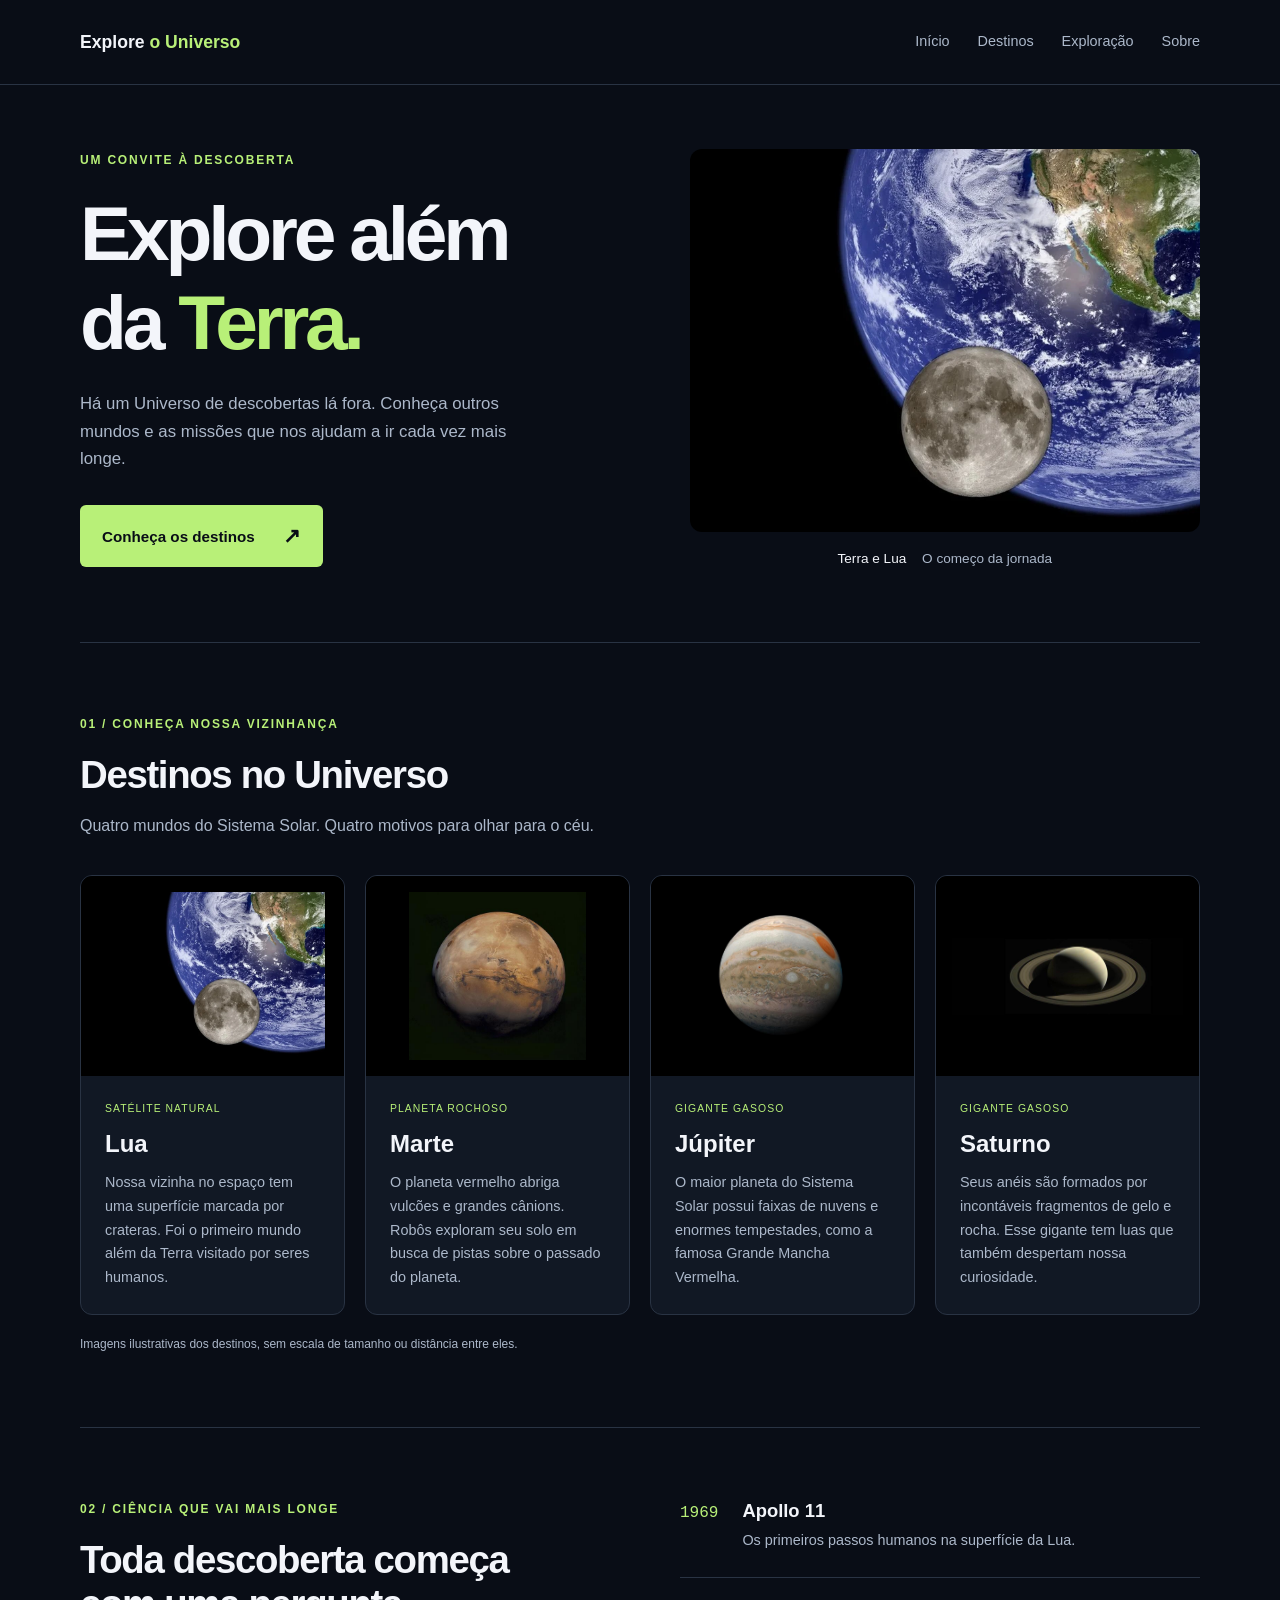
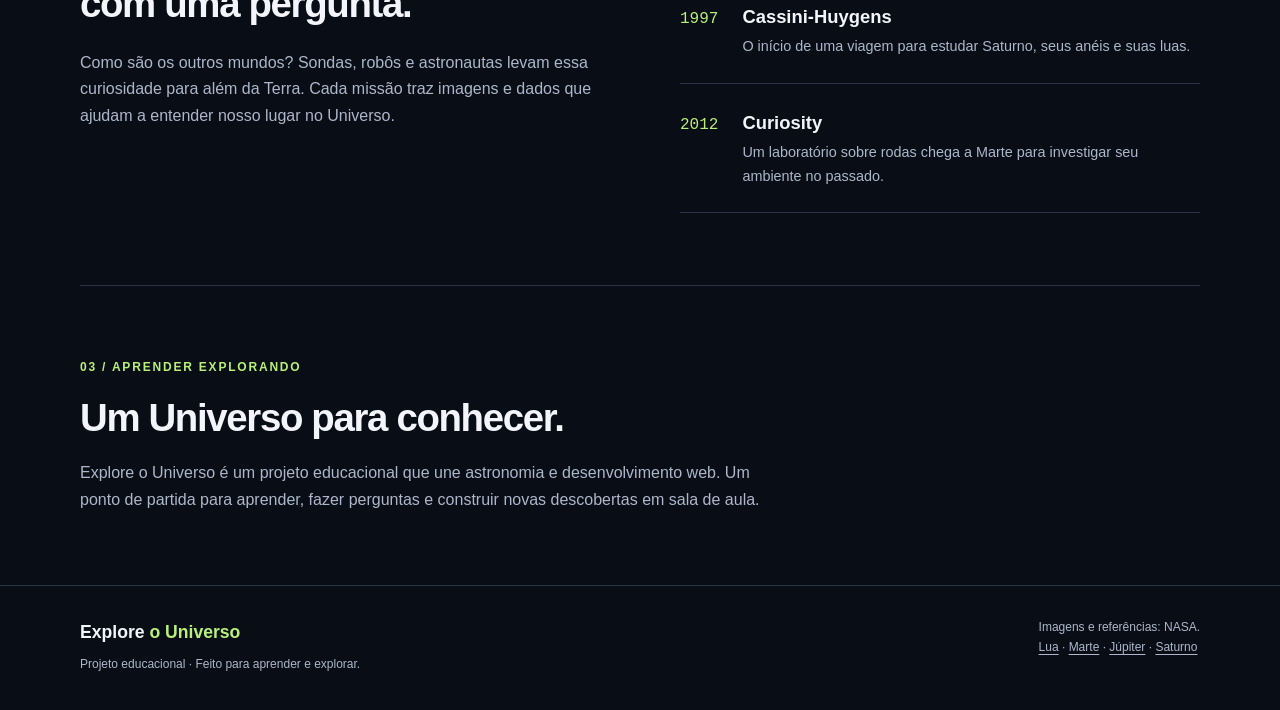
<file: versao0/index.html>
<!DOCTYPE html>
<html lang="pt-BR">
<head>
  <meta charset="UTF-8">
  <meta name="viewport" content="width=device-width, initial-scale=1.0">
  <meta name="description" content="Conheça a Lua, Marte, Júpiter e Saturno e descubra um pouco da história da exploração espacial.">
  <title>Explore o Universo</title>
  <link rel="stylesheet" href="css/estilos.css">
</head>
<body>
  <header class="cabecalho">
    <div class="container cabecalho-conteudo">
      <h1 class="marca"><a href="#inicio">Explore <span>o Universo</span></a></h1>
      <nav aria-label="Navegação principal">
        <ul class="menu">
          <li><a href="#inicio">Início</a></li>
          <li><a href="#destinos">Destinos</a></li>
          <li><a href="#exploracao">Exploração</a></li>
          <li><a href="#sobre">Sobre</a></li>
        </ul>
      </nav>
    </div>
  </header>

  <main>
    <section class="destaque container" id="inicio" aria-labelledby="titulo-destaque">
      <div class="destaque-texto">
        <p class="etiqueta">Um convite à descoberta</p>
        <h2 id="titulo-destaque">Explore além<br>da <span>Terra.</span></h2>
        <p class="introducao">Há um Universo de descobertas lá fora. Conheça outros mundos e as missões que nos ajudam a ir cada vez mais longe.</p>
        <a class="botao" href="#destinos">Conheça os destinos <span aria-hidden="true">↗</span></a>
      </div>
      <figure class="destaque-imagem">
        <img src="img/lua.webp" alt="Composição mostrando a Lua em primeiro plano e a Terra ao fundo." width="1000" height="750">
        <figcaption>Terra e Lua <span>O começo da jornada</span></figcaption>
      </figure>
    </section>

    <section class="destinos secao container" id="destinos" aria-labelledby="titulo-destinos">
      <p class="etiqueta">01 / Conheça nossa vizinhança</p>
      <h2 id="titulo-destinos">Destinos no Universo</h2>
      <p class="descricao-secao">Quatro mundos do Sistema Solar. Quatro motivos para olhar para o céu.</p>

      <div class="grade-destinos">
        <article class="card-destino">
          <img src="img/lua.webp" alt="Lua com áreas claras e escuras, em uma composição com a Terra ao fundo." width="760" height="570">
          <div class="card-conteudo">
            <p class="categoria">Satélite natural</p>
            <h3>Lua</h3>
            <p class="descricao-card">Nossa vizinha no espaço tem uma superfície marcada por crateras. Foi o primeiro mundo além da Terra visitado por seres humanos.</p>
          </div>
        </article>

        <article class="card-destino">
          <img src="img/marte.jpg" alt="Marte visto do espaço, com superfície em tons avermelhados." width="506" height="480">
          <div class="card-conteudo">
            <p class="categoria">Planeta rochoso</p>
            <h3>Marte</h3>
            <p class="descricao-card">O planeta vermelho abriga vulcões e grandes cânions. Robôs exploram seu solo em busca de pistas sobre o passado do planeta.</p>
          </div>
        </article>

        <article class="card-destino">
          <img src="img/jupiter.jpg" alt="Júpiter com faixas de nuvens e uma grande tempestade oval." width="750" height="750">
          <div class="card-conteudo">
            <p class="categoria">Gigante gasoso</p>
            <h3>Júpiter</h3>
            <p class="descricao-card">O maior planeta do Sistema Solar possui faixas de nuvens e enormes tempestades, como a famosa Grande Mancha Vermelha.</p>
          </div>
        </article>

        <article class="card-destino">
          <img src="img/saturno.jpg" alt="Saturno envolvido por seus amplos anéis, contra o fundo escuro do espaço." width="960" height="320">
          <div class="card-conteudo">
            <p class="categoria">Gigante gasoso</p>
            <h3>Saturno</h3>
            <p class="descricao-card">Seus anéis são formados por incontáveis fragmentos de gelo e rocha. Esse gigante tem luas que também despertam nossa curiosidade.</p>
          </div>
        </article>
      </div>
      <p class="nota">Imagens ilustrativas dos destinos, sem escala de tamanho ou distância entre eles.</p>
    </section>

    <section class="exploracao secao container" id="exploracao" aria-labelledby="titulo-exploracao">
      <div>
        <p class="etiqueta">02 / Ciência que vai mais longe</p>
        <h2 id="titulo-exploracao">Toda descoberta começa com uma pergunta.</h2>
        <p>Como são os outros mundos? Sondas, robôs e astronautas levam essa curiosidade para além da Terra. Cada missão traz imagens e dados que ajudam a entender nosso lugar no Universo.</p>
      </div>
      <ol class="missoes" aria-label="Marcos da exploração espacial">
        <li><span class="ano">1969</span><div><h3>Apollo 11</h3><p>Os primeiros passos humanos na superfície da Lua.</p></div></li>
        <li><span class="ano">1997</span><div><h3>Cassini-Huygens</h3><p>O início de uma viagem para estudar Saturno, seus anéis e suas luas.</p></div></li>
        <li><span class="ano">2012</span><div><h3>Curiosity</h3><p>Um laboratório sobre rodas chega a Marte para investigar seu ambiente no passado.</p></div></li>
      </ol>
    </section>

    <section class="sobre secao container" id="sobre" aria-labelledby="titulo-sobre">
      <p class="etiqueta">03 / Aprender explorando</p>
      <h2 id="titulo-sobre">Um Universo para conhecer.</h2>
      <p>Explore o Universo é um projeto educacional que une astronomia e desenvolvimento web. Um ponto de partida para aprender, fazer perguntas e construir novas descobertas em sala de aula.</p>
    </section>
  </main>

  <footer class="rodape">
    <div class="container rodape-conteudo">
      <div><p class="marca">Explore <span>o Universo</span></p><p class="texto-rodape">Projeto educacional · Feito para aprender e explorar.</p></div>
      <p class="creditos">Imagens e referências: NASA.<br>
        <a href="https://science.nasa.gov/moon/">Lua</a> ·
        <a href="https://science.nasa.gov/mars/">Marte</a> ·
        <a href="https://science.nasa.gov/jupiter/">Júpiter</a> ·
        <a href="https://science.nasa.gov/saturn/">Saturno</a>
      </p>
    </div>
  </footer>
</body>
</html>
</file>
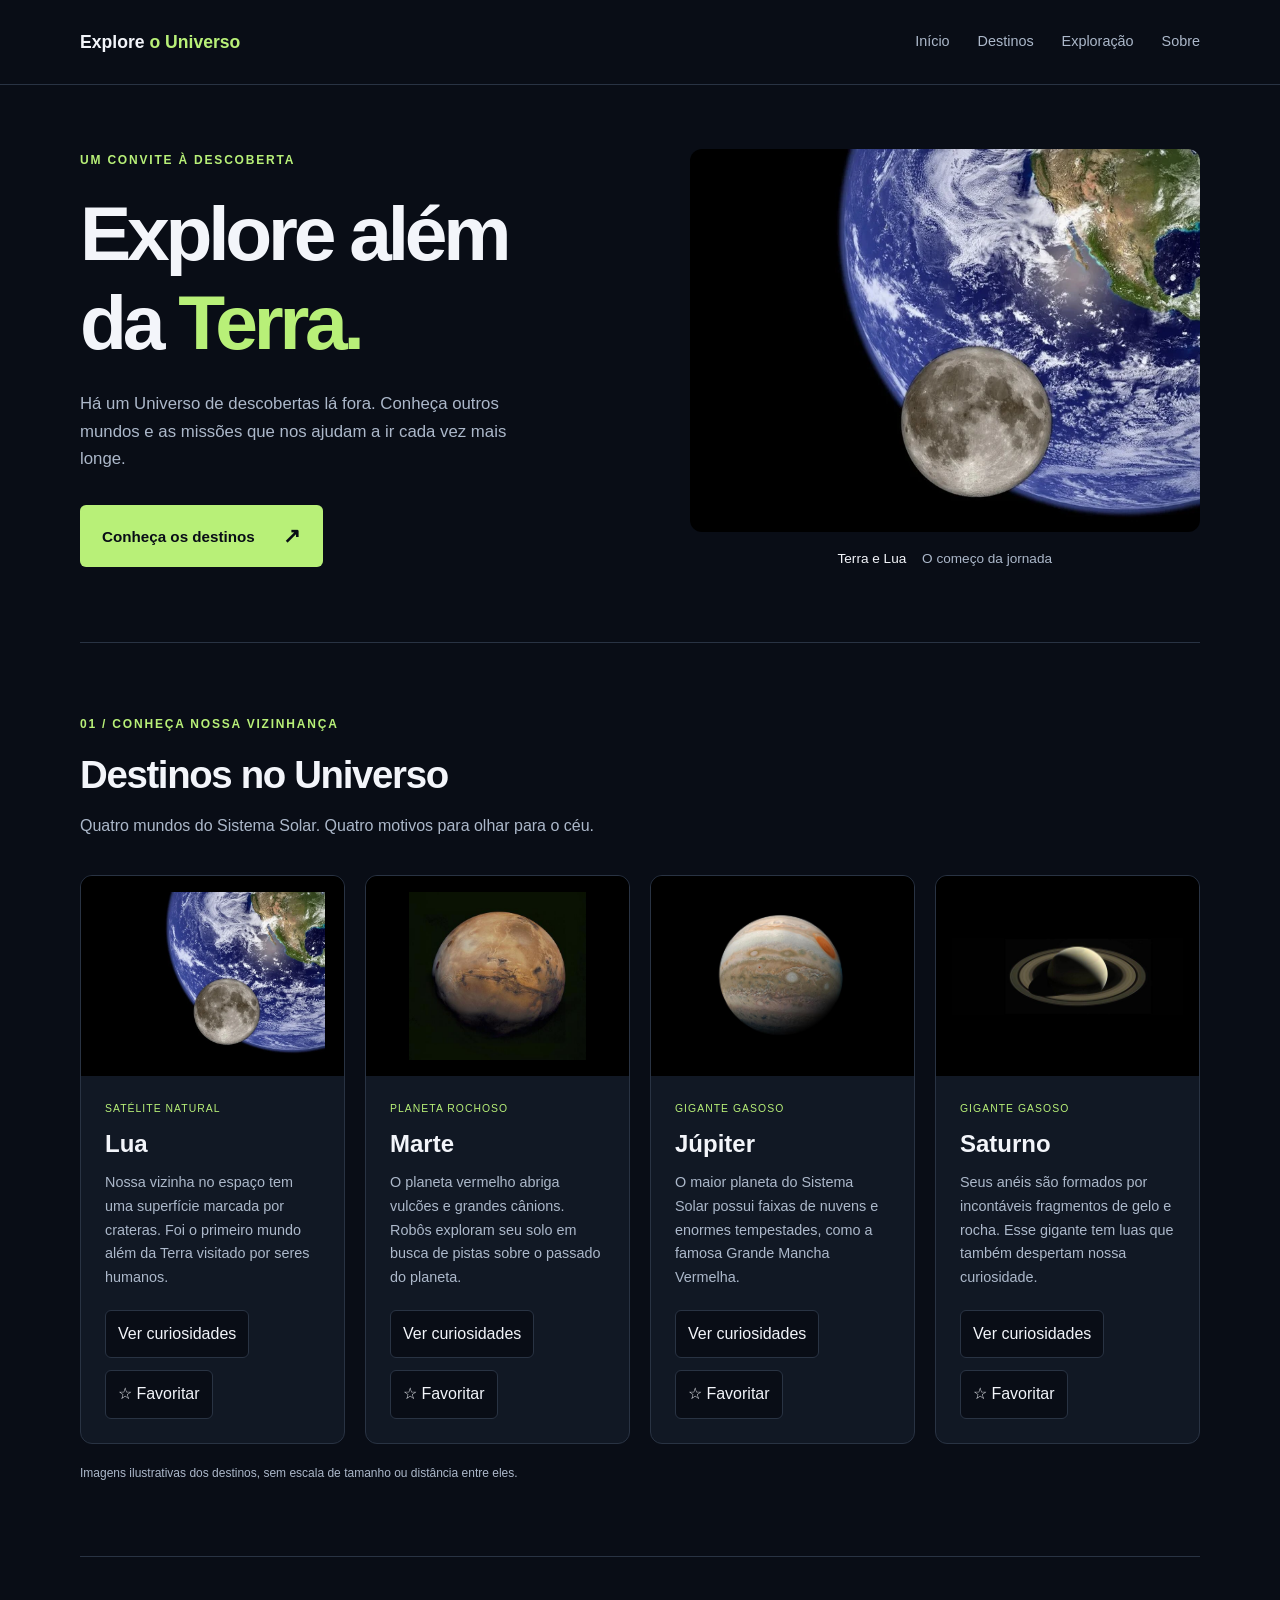
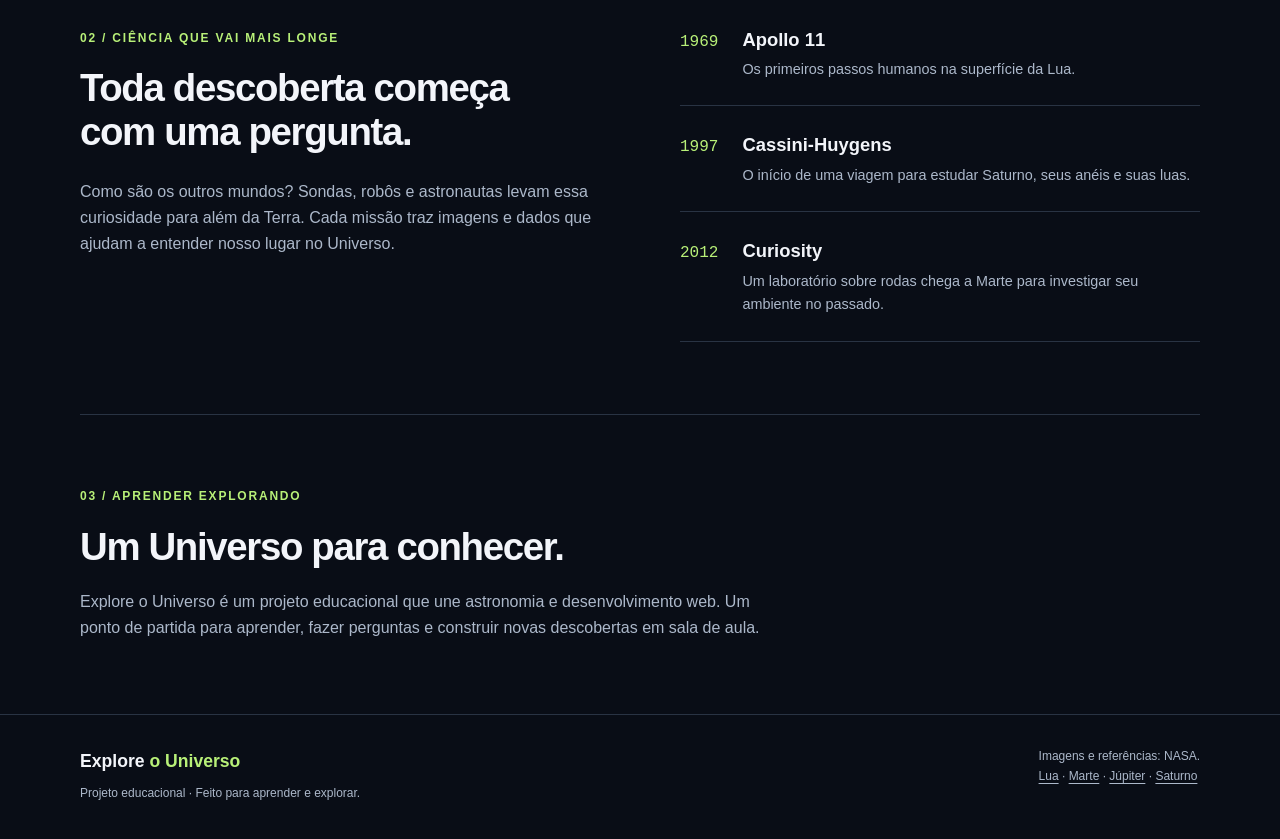
<file: versao1/index.html>
<!DOCTYPE html>
<html lang="pt-BR">
<head>
  <meta charset="UTF-8">
  <meta name="viewport" content="width=device-width, initial-scale=1.0">
  <meta name="description" content="Conheça a Lua, Marte, Júpiter e Saturno e descubra um pouco da história da exploração espacial.">
  <title>Explore o Universo</title>
  <link rel="stylesheet" href="css/estilos.css">
</head>
<body>
  <header class="cabecalho">
    <div class="container cabecalho-conteudo">
      <h1 class="marca"><a href="#inicio">Explore <span>o Universo</span></a></h1>
      <nav aria-label="Navegação principal">
        <ul class="menu">
          <li><a href="#inicio">Início</a></li>
          <li><a href="#destinos">Destinos</a></li>
          <li><a href="#exploracao">Exploração</a></li>
          <li><a href="#sobre">Sobre</a></li>
        </ul>
      </nav>
    </div>
  </header>

  <main>
    <section class="destaque container" id="inicio" aria-labelledby="titulo-destaque">
      <div class="destaque-texto">
        <p class="etiqueta">Um convite à descoberta</p>
        <h2 id="titulo-destaque">Explore além<br>da <span>Terra.</span></h2>
        <p class="introducao">Há um Universo de descobertas lá fora. Conheça outros mundos e as missões que nos ajudam a ir cada vez mais longe.</p>
        <a class="botao" href="#destinos">Conheça os destinos <span aria-hidden="true">↗</span></a>
      </div>
      <figure class="destaque-imagem">
        <img src="img/lua.webp" alt="Composição mostrando a Lua em primeiro plano e a Terra ao fundo." width="1000" height="750">
        <figcaption>Terra e Lua <span>O começo da jornada</span></figcaption>
      </figure>
    </section>

    <section class="destinos secao container" id="destinos" aria-labelledby="titulo-destinos">
      <p class="etiqueta">01 / Conheça nossa vizinhança</p>
      <h2 id="titulo-destinos">Destinos no Universo</h2>
      <p class="descricao-secao">Quatro mundos do Sistema Solar. Quatro motivos para olhar para o céu.</p>

      <div class="grade-destinos">
        <article class="card-destino">
          <img src="img/lua.webp" alt="Lua com áreas claras e escuras, em uma composição com a Terra ao fundo." width="760" height="570">
          <div class="card-conteudo">
            <p class="categoria">Satélite natural</p>
            <h3>Lua</h3>
            <p class="descricao-card">Nossa vizinha no espaço tem uma superfície marcada por crateras. Foi o primeiro mundo além da Terra visitado por seres humanos.</p>

            <!-- Atributos aria-* 
             Recursos importantes para sinalizar/avisar ferramentas/tecnologias
             de acessibilidade sobre diferentes estados dos elementos da página -->
            <div class="acoes-card">
              <button type="button" class="botao-curiosidade" aria-expanded="false" aria-controls="curiosidade-lua">
                Ver curiosidades
              </button>
              <button type="button" class="botao-favorito" aria-pressed="false">
                ☆ Favoritar
              </button>
            </div>

            <p class="curiosidade" id="curiosidade-lua" hidden>
              A Lua leva aproximadamente 27 dias para dar uma volta ao redor da Terra.
            </p>
          </div>
        </article>

        <article class="card-destino">
          <img src="img/marte.jpg" alt="Marte visto do espaço, com superfície em tons avermelhados." width="506" height="480">
          <div class="card-conteudo">
            <p class="categoria">Planeta rochoso</p>
            <h3>Marte</h3>
            <p class="descricao-card">O planeta vermelho abriga vulcões e grandes cânions. Robôs exploram seu solo em busca de pistas sobre o passado do planeta.</p>

            <div class="acoes-card">
              <button type="button" class="botao-curiosidade" aria-expanded="false" aria-controls="curiosidade-marte">
                Ver curiosidades
              </button>
              <button type="button" class="botao-favorito" aria-pressed="false">
                ☆ Favoritar
              </button>
            </div>

            <p class="curiosidade" id="curiosidade-marte" hidden>
              Um dia em Marte dura cerca de 24 horas e 40 minutos.
            </p>
          </div>
        </article>

        <article class="card-destino">
          <img src="img/jupiter.jpg" alt="Júpiter com faixas de nuvens e uma grande tempestade oval." width="750" height="750">
          <div class="card-conteudo">
            <p class="categoria">Gigante gasoso</p>
            <h3>Júpiter</h3>
            <p class="descricao-card">O maior planeta do Sistema Solar possui faixas de nuvens e enormes tempestades, como a famosa Grande Mancha Vermelha.</p>
            <div class="acoes-card">
              <button type="button" class="botao-curiosidade" aria-expanded="false" aria-controls="curiosidade-jupiter">
                Ver curiosidades
              </button>
              <button type="button" class="botao-favorito" aria-pressed="false">
                ☆ Favoritar
              </button>
            </div>
            <p class="curiosidade" id="curiosidade-jupiter" hidden>
              Júpiter leva cerca de 12 anos terrestres para completar uma volta ao redor do Sol.
            </p>
          </div>
        </article>

        <article class="card-destino">
          <img src="img/saturno.jpg" alt="Saturno envolvido por seus amplos anéis, contra o fundo escuro do espaço." width="960" height="320">
          <div class="card-conteudo">
            <p class="categoria">Gigante gasoso</p>
            <h3>Saturno</h3>
            <p class="descricao-card">Seus anéis são formados por incontáveis fragmentos de gelo e rocha. Esse gigante tem luas que também despertam nossa curiosidade.</p>

            <div class="acoes-card">
              <button type="button" class="botao-curiosidade" aria-expanded="false" aria-controls="curiosidade-saturno">
                Ver curiosidades
              </button>
              <button type="button" class="botao-favorito" aria-pressed="false">
                ☆ Favoritar
              </button>
            </div>
            <p class="curiosidade" id="curiosidade-saturno" hidden>
              Saturno leva aproximadamente 29 anos terrestres para completar uma volta ao redor do Sol.
            </p>

          </div>
        </article>
      </div>
      <p class="nota">Imagens ilustrativas dos destinos, sem escala de tamanho ou distância entre eles.</p>
    </section>

    <section class="exploracao secao container" id="exploracao" aria-labelledby="titulo-exploracao">
      <div>
        <p class="etiqueta">02 / Ciência que vai mais longe</p>
        <h2 id="titulo-exploracao">Toda descoberta começa com uma pergunta.</h2>
        <p>Como são os outros mundos? Sondas, robôs e astronautas levam essa curiosidade para além da Terra. Cada missão traz imagens e dados que ajudam a entender nosso lugar no Universo.</p>
      </div>
      <ol class="missoes" aria-label="Marcos da exploração espacial">
        <li><span class="ano">1969</span><div><h3>Apollo 11</h3><p>Os primeiros passos humanos na superfície da Lua.</p></div></li>
        <li><span class="ano">1997</span><div><h3>Cassini-Huygens</h3><p>O início de uma viagem para estudar Saturno, seus anéis e suas luas.</p></div></li>
        <li><span class="ano">2012</span><div><h3>Curiosity</h3><p>Um laboratório sobre rodas chega a Marte para investigar seu ambiente no passado.</p></div></li>
      </ol>
    </section>

    <section class="sobre secao container" id="sobre" aria-labelledby="titulo-sobre">
      <p class="etiqueta">03 / Aprender explorando</p>
      <h2 id="titulo-sobre">Um Universo para conhecer.</h2>
      <p>Explore o Universo é um projeto educacional que une astronomia e desenvolvimento web. Um ponto de partida para aprender, fazer perguntas e construir novas descobertas em sala de aula.</p>
    </section>
  </main>

  <footer class="rodape">
    <div class="container rodape-conteudo">
      <div><p class="marca">Explore <span>o Universo</span></p><p class="texto-rodape">Projeto educacional · Feito para aprender e explorar.</p></div>
      <p class="creditos">Imagens e referências: NASA.<br>
        <a href="https://science.nasa.gov/moon/">Lua</a> ·
        <a href="https://science.nasa.gov/mars/">Marte</a> ·
        <a href="https://science.nasa.gov/jupiter/">Júpiter</a> ·
        <a href="https://science.nasa.gov/saturn/">Saturno</a>
      </p>
    </div>
  </footer>

  <script src="js/script.js"></script>  

</body>
</html>
</file>
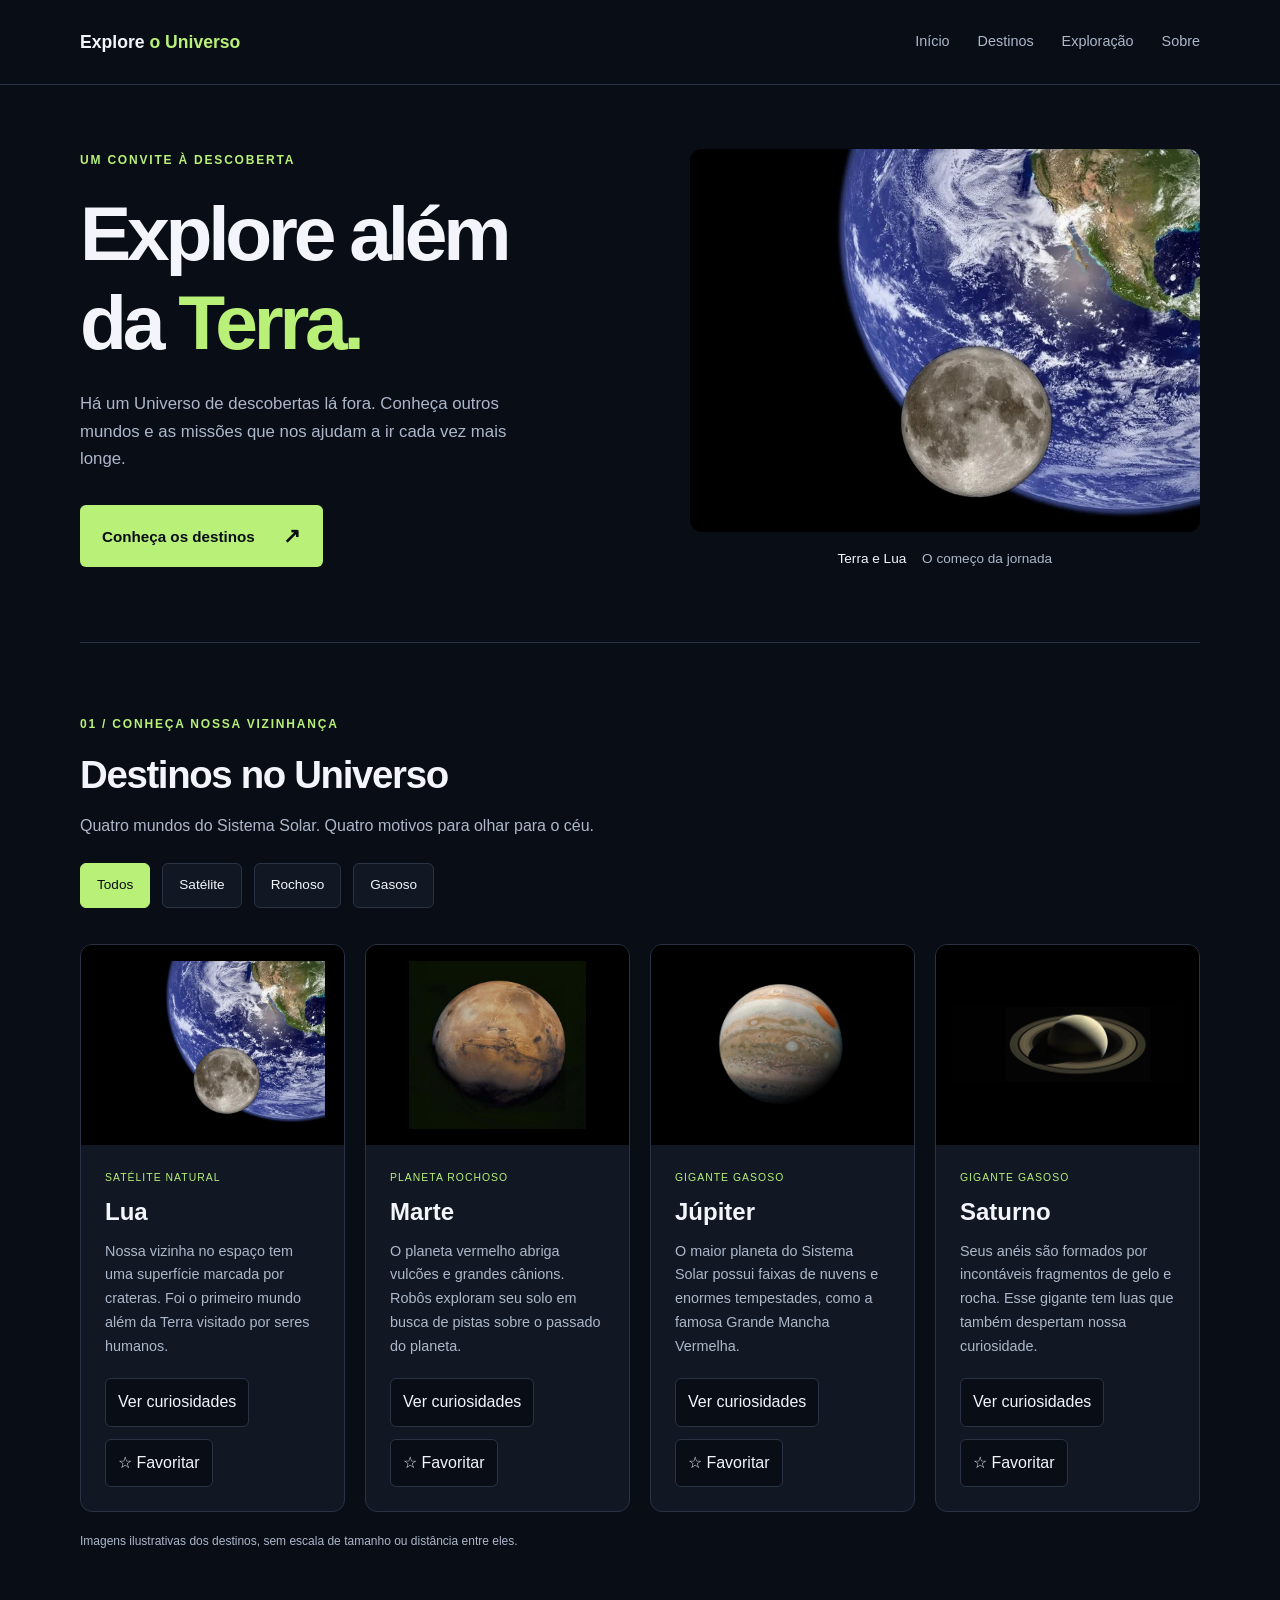
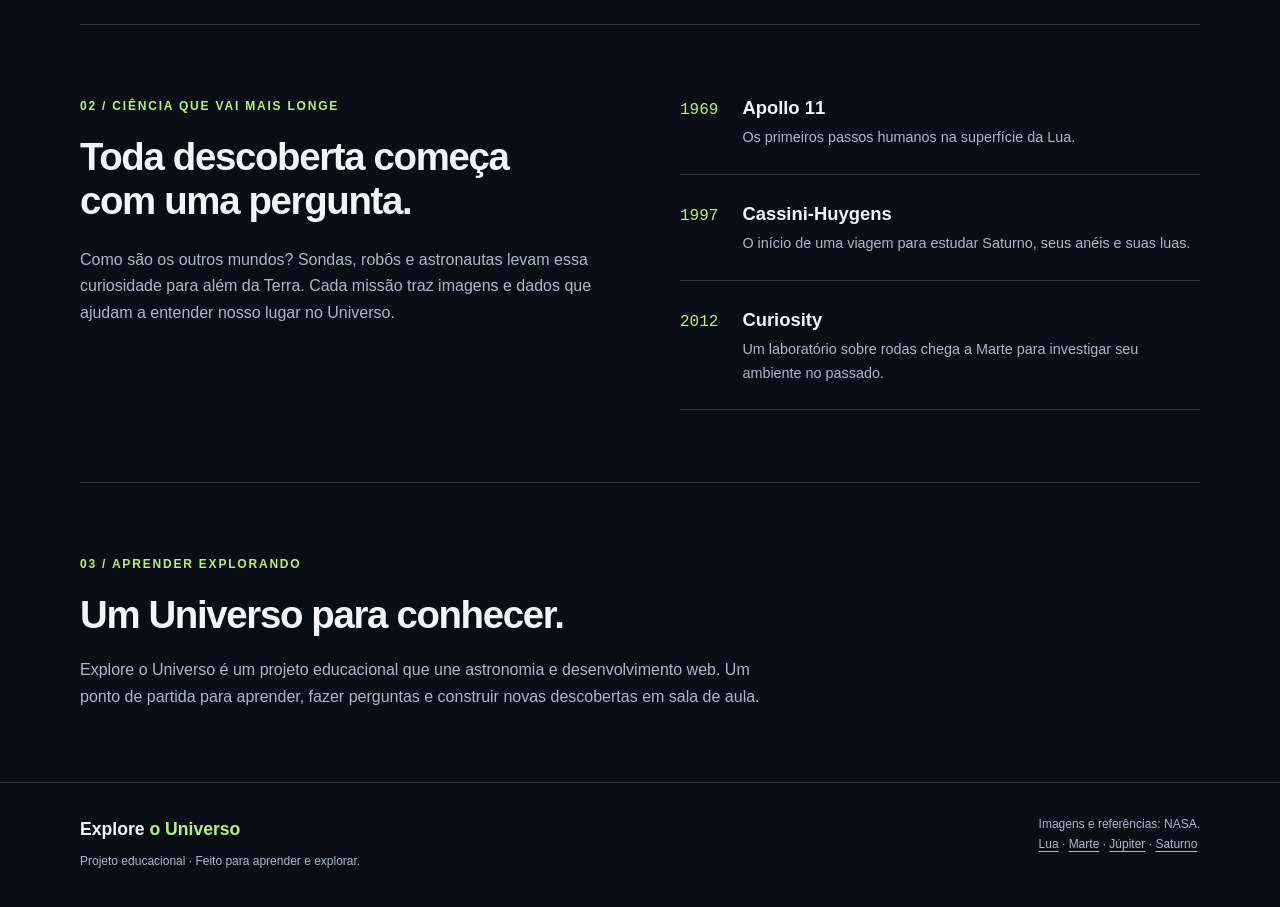
<file: versao2/index.html>
<!DOCTYPE html>
<html lang="pt-BR">
<head>
  <meta charset="UTF-8">
  <meta name="viewport" content="width=device-width, initial-scale=1.0">
  <meta name="description" content="Conheça a Lua, Marte, Júpiter e Saturno e descubra um pouco da história da exploração espacial.">
  <title>Explore o Universo</title>
  <link rel="stylesheet" href="css/estilos.css">
</head>
<body>
  <header class="cabecalho">
    <div class="container cabecalho-conteudo">
      <h1 class="marca"><a href="#inicio">Explore <span>o Universo</span></a></h1>
      <nav aria-label="Navegação principal">
        <ul class="menu">
          <li><a href="#inicio">Início</a></li>
          <li><a href="#destinos">Destinos</a></li>
          <li><a href="#exploracao">Exploração</a></li>
          <li><a href="#sobre">Sobre</a></li>
        </ul>
      </nav>
    </div>
  </header>

  <main>
    <section class="destaque container" id="inicio" aria-labelledby="titulo-destaque">
      <div class="destaque-texto">
        <p class="etiqueta">Um convite à descoberta</p>
        <h2 id="titulo-destaque">Explore além<br>da <span>Terra.</span></h2>
        <p class="introducao">Há um Universo de descobertas lá fora. Conheça outros mundos e as missões que nos ajudam a ir cada vez mais longe.</p>
        <a class="botao" href="#destinos">Conheça os destinos <span aria-hidden="true">↗</span></a>
      </div>
      <figure class="destaque-imagem">
        <img src="img/lua.webp" alt="Composição mostrando a Lua em primeiro plano e a Terra ao fundo." width="1000" height="750">
        <figcaption>Terra e Lua <span>O começo da jornada</span></figcaption>
      </figure>
    </section>

    <section class="destinos secao container" id="destinos" aria-labelledby="titulo-destinos">
      <p class="etiqueta">01 / Conheça nossa vizinhança</p>
      <h2 id="titulo-destinos">Destinos no Universo</h2>
      <p class="descricao-secao">Quatro mundos do Sistema Solar. Quatro motivos para olhar para o céu.</p>

      <!-- DIV com o papel/finalidade de um grupo de botões -->
      <!-- Usamos o aria-label para descrever/detalhar a finalidade
       desse grupo de botões -->
      <div class="filtros-destinos" role="group" aria-label="Filtrar destinos por categoria">
        <button data-filtro="todos" type="button" class="filtro-ativo" aria-pressed="true">Todos</button>
        <button data-filtro="satelite" type="button" aria-pressed="false">Satélite</button>
        <button data-filtro="rochoso" type="button" aria-pressed="false">Rochoso</button>
        <button data-filtro="gasoso" type="button" aria-pressed="false">Gasoso</button>
      </div>

      <div class="grade-destinos">
        <article class="card-destino" data-categoria="satelite">
          <img src="img/lua.webp" alt="Lua com áreas claras e escuras, em uma composição com a Terra ao fundo." width="760" height="570">
          <div class="card-conteudo">
            <p class="categoria">Satélite natural</p>
            <h3>Lua</h3>
            <p class="descricao-card">Nossa vizinha no espaço tem uma superfície marcada por crateras. Foi o primeiro mundo além da Terra visitado por seres humanos.</p>

            <!-- Atributos aria-* 
             Recursos importantes para sinalizar/avisar ferramentas/tecnologias
             de acessibilidade sobre diferentes estados dos elementos da página -->
            <div class="acoes-card">
              <button type="button" class="botao-curiosidade" aria-expanded="false" aria-controls="curiosidade-lua">
                Ver curiosidades
              </button>
              <button type="button" class="botao-favorito" aria-pressed="false">
                ☆ Favoritar
              </button>
            </div>

            <p class="curiosidade" id="curiosidade-lua" hidden>
              A Lua leva aproximadamente 27 dias para dar uma volta ao redor da Terra.
            </p>
          </div>
        </article>

        <article class="card-destino" data-categoria="rochoso">
          <img src="img/marte.jpg" alt="Marte visto do espaço, com superfície em tons avermelhados." width="506" height="480">
          <div class="card-conteudo">
            <p class="categoria">Planeta rochoso</p>
            <h3>Marte</h3>
            <p class="descricao-card">O planeta vermelho abriga vulcões e grandes cânions. Robôs exploram seu solo em busca de pistas sobre o passado do planeta.</p>

            <div class="acoes-card">
              <button type="button" class="botao-curiosidade" aria-expanded="false" aria-controls="curiosidade-marte">
                Ver curiosidades
              </button>
              <button type="button" class="botao-favorito" aria-pressed="false">
                ☆ Favoritar
              </button>
            </div>

            <p class="curiosidade" id="curiosidade-marte" hidden>
              Um dia em Marte dura cerca de 24 horas e 40 minutos.
            </p>
          </div>
        </article>

        <article class="card-destino" data-categoria="gasoso">
          <img src="img/jupiter.jpg" alt="Júpiter com faixas de nuvens e uma grande tempestade oval." width="750" height="750">
          <div class="card-conteudo">
            <p class="categoria">Gigante gasoso</p>
            <h3>Júpiter</h3>
            <p class="descricao-card">O maior planeta do Sistema Solar possui faixas de nuvens e enormes tempestades, como a famosa Grande Mancha Vermelha.</p>
            <div class="acoes-card">
              <button type="button" class="botao-curiosidade" aria-expanded="false" aria-controls="curiosidade-jupiter">
                Ver curiosidades
              </button>
              <button type="button" class="botao-favorito" aria-pressed="false">
                ☆ Favoritar
              </button>
            </div>
            <p class="curiosidade" id="curiosidade-jupiter" hidden>
              Júpiter leva cerca de 12 anos terrestres para completar uma volta ao redor do Sol.
            </p>
          </div>
        </article>

        <article class="card-destino" data-categoria="gasoso">
          <img src="img/saturno.jpg" alt="Saturno envolvido por seus amplos anéis, contra o fundo escuro do espaço." width="960" height="320">
          <div class="card-conteudo">
            <p class="categoria">Gigante gasoso</p>
            <h3>Saturno</h3>
            <p class="descricao-card">Seus anéis são formados por incontáveis fragmentos de gelo e rocha. Esse gigante tem luas que também despertam nossa curiosidade.</p>

            <div class="acoes-card">
              <button type="button" class="botao-curiosidade" aria-expanded="false" aria-controls="curiosidade-saturno">
                Ver curiosidades
              </button>
              <button type="button" class="botao-favorito" aria-pressed="false">
                ☆ Favoritar
              </button>
            </div>
            <p class="curiosidade" id="curiosidade-saturno" hidden>
              Saturno leva aproximadamente 29 anos terrestres para completar uma volta ao redor do Sol.
            </p>

          </div>
        </article>
      </div>
      <p class="nota">Imagens ilustrativas dos destinos, sem escala de tamanho ou distância entre eles.</p>
    </section>

    <section class="exploracao secao container" id="exploracao" aria-labelledby="titulo-exploracao">
      <div>
        <p class="etiqueta">02 / Ciência que vai mais longe</p>
        <h2 id="titulo-exploracao">Toda descoberta começa com uma pergunta.</h2>
        <p>Como são os outros mundos? Sondas, robôs e astronautas levam essa curiosidade para além da Terra. Cada missão traz imagens e dados que ajudam a entender nosso lugar no Universo.</p>
      </div>
      <ol class="missoes" aria-label="Marcos da exploração espacial">
        <li><span class="ano">1969</span><div><h3>Apollo 11</h3><p>Os primeiros passos humanos na superfície da Lua.</p></div></li>
        <li><span class="ano">1997</span><div><h3>Cassini-Huygens</h3><p>O início de uma viagem para estudar Saturno, seus anéis e suas luas.</p></div></li>
        <li><span class="ano">2012</span><div><h3>Curiosity</h3><p>Um laboratório sobre rodas chega a Marte para investigar seu ambiente no passado.</p></div></li>
      </ol>
    </section>

    <section class="sobre secao container" id="sobre" aria-labelledby="titulo-sobre">
      <p class="etiqueta">03 / Aprender explorando</p>
      <h2 id="titulo-sobre">Um Universo para conhecer.</h2>
      <p>Explore o Universo é um projeto educacional que une astronomia e desenvolvimento web. Um ponto de partida para aprender, fazer perguntas e construir novas descobertas em sala de aula.</p>
    </section>
  </main>

  <footer class="rodape">
    <div class="container rodape-conteudo">
      <div><p class="marca">Explore <span>o Universo</span></p><p class="texto-rodape">Projeto educacional · Feito para aprender e explorar.</p></div>
      <p class="creditos">Imagens e referências: NASA.<br>
        <a href="https://science.nasa.gov/moon/">Lua</a> ·
        <a href="https://science.nasa.gov/mars/">Marte</a> ·
        <a href="https://science.nasa.gov/jupiter/">Júpiter</a> ·
        <a href="https://science.nasa.gov/saturn/">Saturno</a>
      </p>
    </div>
  </footer>

  <script src="js/script.js"></script>  

</body>
</html>
</file>
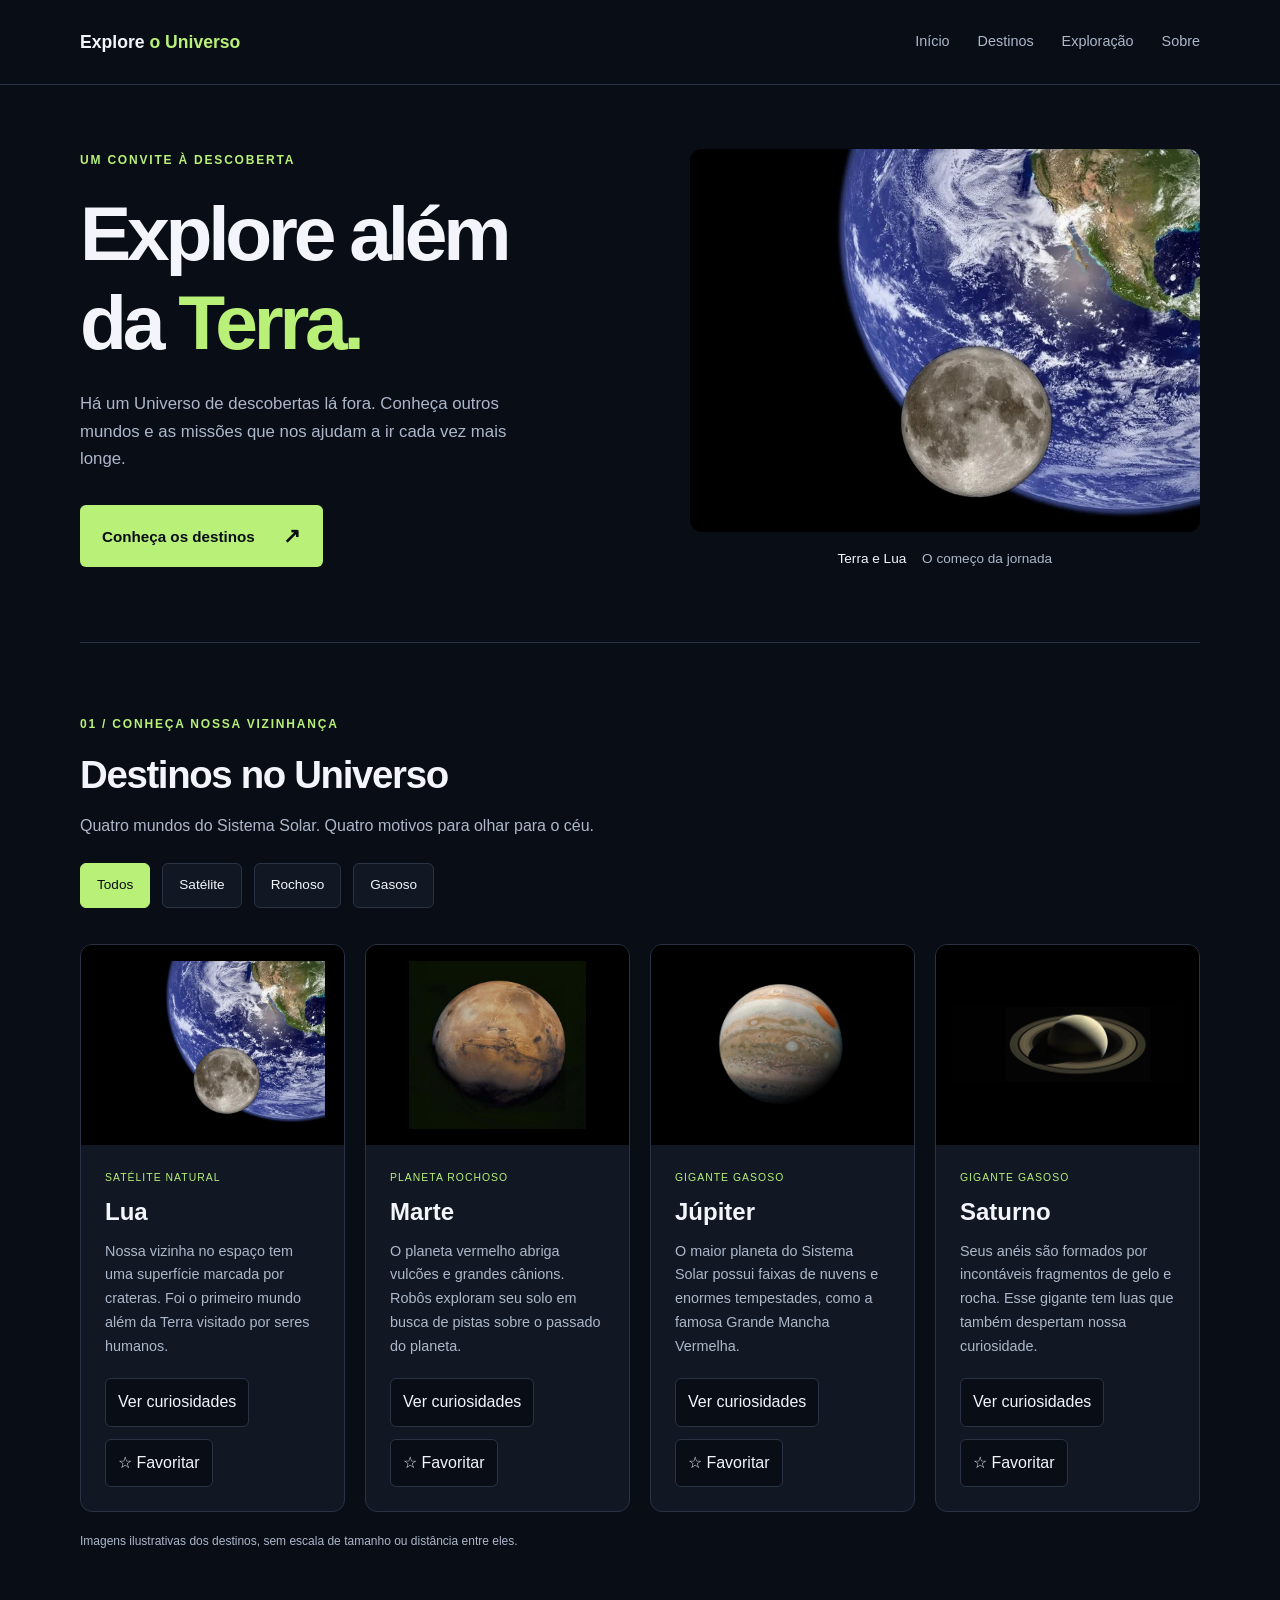
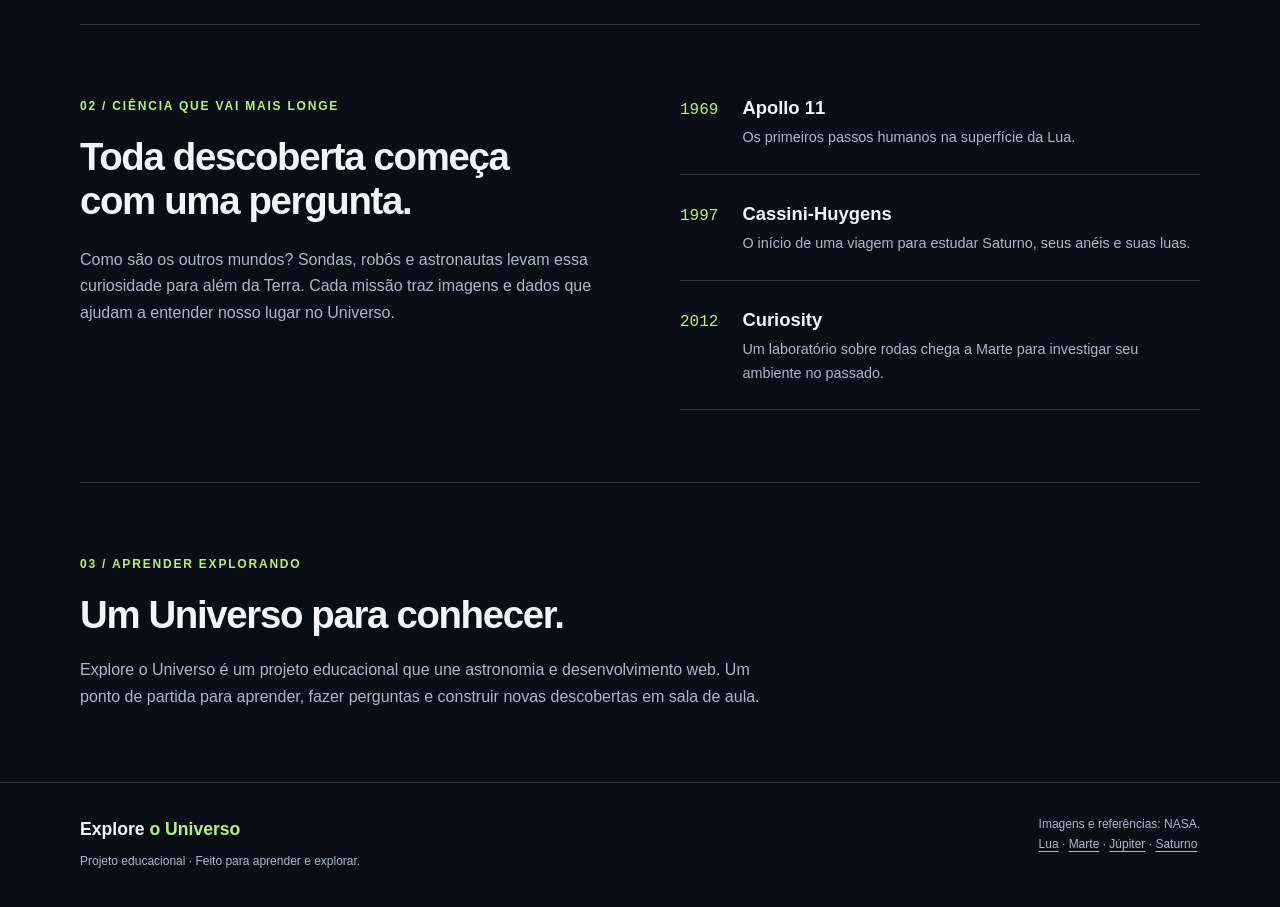
<file: versao3/index.html>
<!DOCTYPE html>
<html lang="pt-BR">
<head>
  <meta charset="UTF-8">
  <meta name="viewport" content="width=device-width, initial-scale=1.0">
  <meta name="description" content="Conheça a Lua, Marte, Júpiter e Saturno e descubra um pouco da história da exploração espacial.">
  <title>Explore o Universo</title>
  <link rel="stylesheet" href="css/estilos.css">
</head>
<body>
  <header class="cabecalho">
    <div class="container cabecalho-conteudo">
      <h1 class="marca"><a href="#inicio">Explore <span>o Universo</span></a></h1>

      <button type="button" class="botao-menu" aria-expanded="false" aria-controls="navegacao-principal">
        ☰ Menu
      </button>

      <nav aria-label="Navegação principal" 
      id="navegacao-principal" class="navegacao-principal">
        <ul class="menu">
          <li><a href="#inicio">Início</a></li>
          <li><a href="#destinos">Destinos</a></li>
          <li><a href="#exploracao">Exploração</a></li>
          <li><a href="#sobre">Sobre</a></li>
        </ul>
      </nav>
    </div>
  </header>

  <main>
    <section class="destaque container" id="inicio" aria-labelledby="titulo-destaque">
      <div class="destaque-texto">
        <p class="etiqueta">Um convite à descoberta</p>
        <h2 id="titulo-destaque">Explore além<br>da <span>Terra.</span></h2>
        <p class="introducao">Há um Universo de descobertas lá fora. Conheça outros mundos e as missões que nos ajudam a ir cada vez mais longe.</p>
        <a class="botao" href="#destinos">Conheça os destinos <span aria-hidden="true">↗</span></a>
      </div>
      <figure class="destaque-imagem">
        <img src="img/lua.webp" alt="Composição mostrando a Lua em primeiro plano e a Terra ao fundo." width="1000" height="750">
        <figcaption>Terra e Lua <span>O começo da jornada</span></figcaption>
      </figure>
    </section>

    <section class="destinos secao container" id="destinos" aria-labelledby="titulo-destinos">
      <p class="etiqueta">01 / Conheça nossa vizinhança</p>
      <h2 id="titulo-destinos">Destinos no Universo</h2>
      <p class="descricao-secao">Quatro mundos do Sistema Solar. Quatro motivos para olhar para o céu.</p>

      <!-- DIV com o papel/finalidade de um grupo de botões -->
      <!-- Usamos o aria-label para descrever/detalhar a finalidade
       desse grupo de botões -->
      <div class="filtros-destinos" role="group" aria-label="Filtrar destinos por categoria">
        <button data-filtro="todos" type="button" class="filtro-ativo" aria-pressed="true">Todos</button>
        <button data-filtro="satelite" type="button" aria-pressed="false">Satélite</button>
        <button data-filtro="rochoso" type="button" aria-pressed="false">Rochoso</button>
        <button data-filtro="gasoso" type="button" aria-pressed="false">Gasoso</button>
      </div>

      <div class="grade-destinos">
        <article class="card-destino" data-categoria="satelite">
          <img src="img/lua.webp" alt="Lua com áreas claras e escuras, em uma composição com a Terra ao fundo." width="760" height="570">
          <div class="card-conteudo">
            <p class="categoria">Satélite natural</p>
            <h3>Lua</h3>
            <p class="descricao-card">Nossa vizinha no espaço tem uma superfície marcada por crateras. Foi o primeiro mundo além da Terra visitado por seres humanos.</p>

            <!-- Atributos aria-* 
             Recursos importantes para sinalizar/avisar ferramentas/tecnologias
             de acessibilidade sobre diferentes estados dos elementos da página -->
            <div class="acoes-card">
              <button type="button" class="botao-curiosidade" aria-expanded="false" aria-controls="curiosidade-lua">
                Ver curiosidades
              </button>
              <button type="button" class="botao-favorito" aria-pressed="false">
                ☆ Favoritar
              </button>
            </div>

            <p class="curiosidade" id="curiosidade-lua" hidden>
              A Lua leva aproximadamente 27 dias para dar uma volta ao redor da Terra.
            </p>
          </div>
        </article>

        <article class="card-destino" data-categoria="rochoso">
          <img src="img/marte.jpg" alt="Marte visto do espaço, com superfície em tons avermelhados." width="506" height="480">
          <div class="card-conteudo">
            <p class="categoria">Planeta rochoso</p>
            <h3>Marte</h3>
            <p class="descricao-card">O planeta vermelho abriga vulcões e grandes cânions. Robôs exploram seu solo em busca de pistas sobre o passado do planeta.</p>

            <div class="acoes-card">
              <button type="button" class="botao-curiosidade" aria-expanded="false" aria-controls="curiosidade-marte">
                Ver curiosidades
              </button>
              <button type="button" class="botao-favorito" aria-pressed="false">
                ☆ Favoritar
              </button>
            </div>

            <p class="curiosidade" id="curiosidade-marte" hidden>
              Um dia em Marte dura cerca de 24 horas e 40 minutos.
            </p>
          </div>
        </article>

        <article class="card-destino" data-categoria="gasoso">
          <img src="img/jupiter.jpg" alt="Júpiter com faixas de nuvens e uma grande tempestade oval." width="750" height="750">
          <div class="card-conteudo">
            <p class="categoria">Gigante gasoso</p>
            <h3>Júpiter</h3>
            <p class="descricao-card">O maior planeta do Sistema Solar possui faixas de nuvens e enormes tempestades, como a famosa Grande Mancha Vermelha.</p>
            <div class="acoes-card">
              <button type="button" class="botao-curiosidade" aria-expanded="false" aria-controls="curiosidade-jupiter">
                Ver curiosidades
              </button>
              <button type="button" class="botao-favorito" aria-pressed="false">
                ☆ Favoritar
              </button>
            </div>
            <p class="curiosidade" id="curiosidade-jupiter" hidden>
              Júpiter leva cerca de 12 anos terrestres para completar uma volta ao redor do Sol.
            </p>
          </div>
        </article>

        <article class="card-destino" data-categoria="gasoso">
          <img src="img/saturno.jpg" alt="Saturno envolvido por seus amplos anéis, contra o fundo escuro do espaço." width="960" height="320">
          <div class="card-conteudo">
            <p class="categoria">Gigante gasoso</p>
            <h3>Saturno</h3>
            <p class="descricao-card">Seus anéis são formados por incontáveis fragmentos de gelo e rocha. Esse gigante tem luas que também despertam nossa curiosidade.</p>

            <div class="acoes-card">
              <button type="button" class="botao-curiosidade" aria-expanded="false" aria-controls="curiosidade-saturno">
                Ver curiosidades
              </button>
              <button type="button" class="botao-favorito" aria-pressed="false">
                ☆ Favoritar
              </button>
            </div>
            <p class="curiosidade" id="curiosidade-saturno" hidden>
              Saturno leva aproximadamente 29 anos terrestres para completar uma volta ao redor do Sol.
            </p>

          </div>
        </article>
      </div>
      <p class="nota">Imagens ilustrativas dos destinos, sem escala de tamanho ou distância entre eles.</p>
    </section>

    <section class="exploracao secao container" id="exploracao" aria-labelledby="titulo-exploracao">
      <div>
        <p class="etiqueta">02 / Ciência que vai mais longe</p>
        <h2 id="titulo-exploracao">Toda descoberta começa com uma pergunta.</h2>
        <p>Como são os outros mundos? Sondas, robôs e astronautas levam essa curiosidade para além da Terra. Cada missão traz imagens e dados que ajudam a entender nosso lugar no Universo.</p>
      </div>
      <ol class="missoes" aria-label="Marcos da exploração espacial">
        <li><span class="ano">1969</span><div><h3>Apollo 11</h3><p>Os primeiros passos humanos na superfície da Lua.</p></div></li>
        <li><span class="ano">1997</span><div><h3>Cassini-Huygens</h3><p>O início de uma viagem para estudar Saturno, seus anéis e suas luas.</p></div></li>
        <li><span class="ano">2012</span><div><h3>Curiosity</h3><p>Um laboratório sobre rodas chega a Marte para investigar seu ambiente no passado.</p></div></li>
      </ol>
    </section>

    <section class="sobre secao container" id="sobre" aria-labelledby="titulo-sobre">
      <p class="etiqueta">03 / Aprender explorando</p>
      <h2 id="titulo-sobre">Um Universo para conhecer.</h2>
      <p>Explore o Universo é um projeto educacional que une astronomia e desenvolvimento web. Um ponto de partida para aprender, fazer perguntas e construir novas descobertas em sala de aula.</p>
    </section>
  </main>

  <footer class="rodape">
    <div class="container rodape-conteudo">
      <div><p class="marca">Explore <span>o Universo</span></p><p class="texto-rodape">Projeto educacional · Feito para aprender e explorar.</p></div>
      <p class="creditos">Imagens e referências: NASA.<br>
        <a href="https://science.nasa.gov/moon/">Lua</a> ·
        <a href="https://science.nasa.gov/mars/">Marte</a> ·
        <a href="https://science.nasa.gov/jupiter/">Júpiter</a> ·
        <a href="https://science.nasa.gov/saturn/">Saturno</a>
      </p>
    </div>
  </footer>

  <script src="js/script.js"></script>  

</body>
</html>
</file>
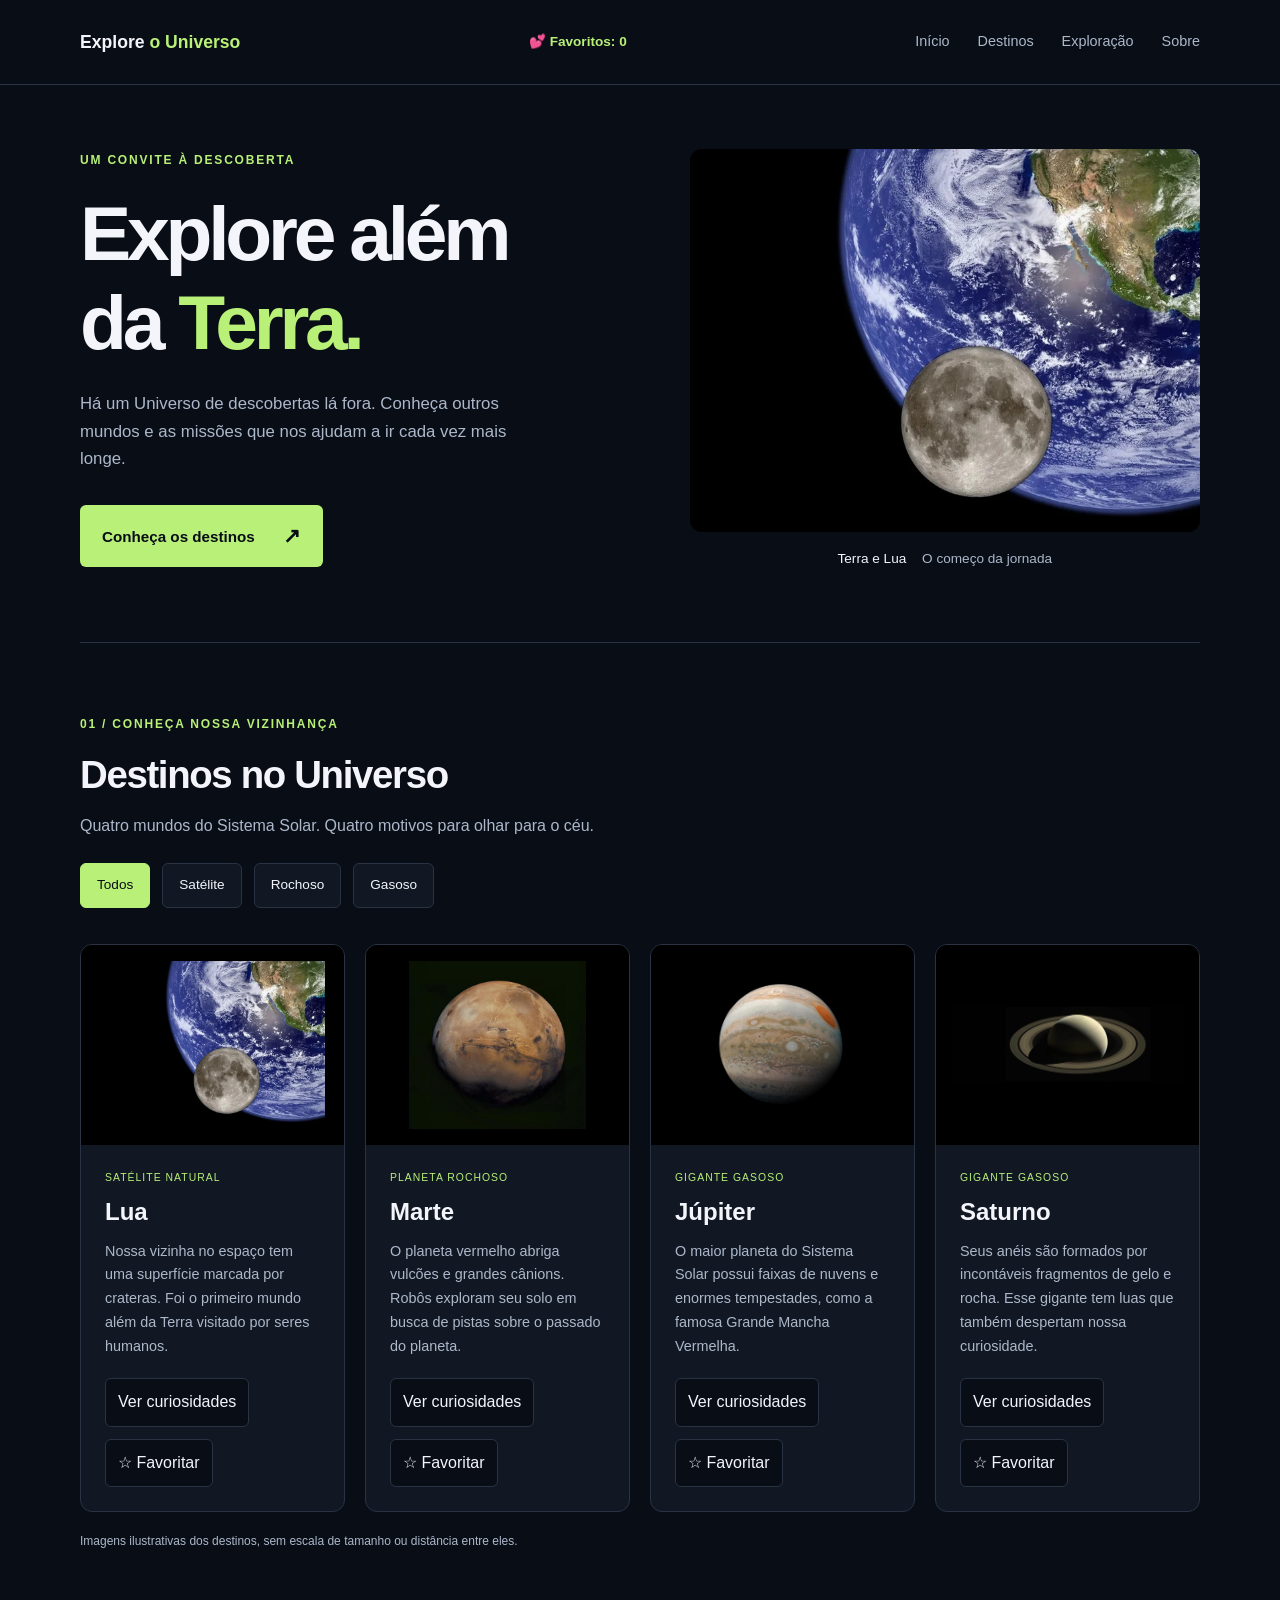
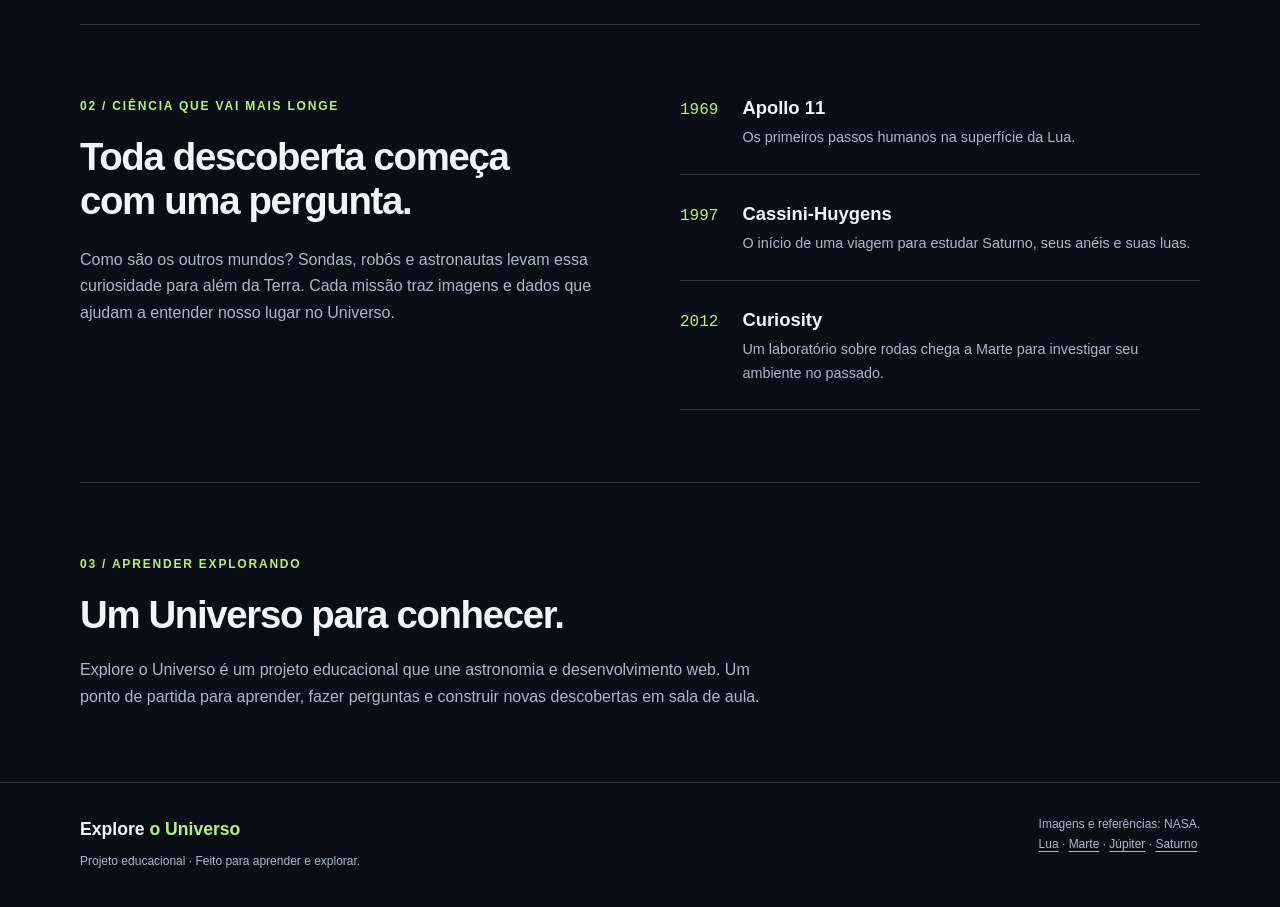
<file: versao4/index.html>
<!DOCTYPE html>
<html lang="pt-BR">
<head>
  <meta charset="UTF-8">
  <meta name="viewport" content="width=device-width, initial-scale=1.0">
  <meta name="description" content="Conheça a Lua, Marte, Júpiter e Saturno e descubra um pouco da história da exploração espacial.">
  <title>Explore o Universo</title>
  <link rel="stylesheet" href="css/estilos.css">
</head>
<body>
  <header class="cabecalho">
    <div class="container cabecalho-conteudo">
      <h1 class="marca"><a href="#inicio">Explore <span>o Universo</span></a></h1>

      <p class="contador-favoritos">
        💕 Favoritos: <span id="quantidade-favoritos">0</span>
      </p>

      <button type="button" class="botao-menu" aria-expanded="false" aria-controls="navegacao-principal">
        ☰ Menu
      </button>

      <nav aria-label="Navegação principal" 
      id="navegacao-principal" class="navegacao-principal">
        <ul class="menu">
          <li><a href="#inicio">Início</a></li>
          <li><a href="#destinos">Destinos</a></li>
          <li><a href="#exploracao">Exploração</a></li>
          <li><a href="#sobre">Sobre</a></li>
        </ul>
      </nav>
    </div>
  </header>

  <main>
    <section class="destaque container" id="inicio" aria-labelledby="titulo-destaque">
      <div class="destaque-texto">
        <p class="etiqueta">Um convite à descoberta</p>
        <h2 id="titulo-destaque">Explore além<br>da <span>Terra.</span></h2>
        <p class="introducao">Há um Universo de descobertas lá fora. Conheça outros mundos e as missões que nos ajudam a ir cada vez mais longe.</p>
        <a class="botao" href="#destinos">Conheça os destinos <span aria-hidden="true">↗</span></a>
      </div>
      <figure class="destaque-imagem">
        <img src="img/lua.webp" alt="Composição mostrando a Lua em primeiro plano e a Terra ao fundo." width="1000" height="750">
        <figcaption>Terra e Lua <span>O começo da jornada</span></figcaption>
      </figure>
    </section>

    <section class="destinos secao container" id="destinos" aria-labelledby="titulo-destinos">
      <p class="etiqueta">01 / Conheça nossa vizinhança</p>
      <h2 id="titulo-destinos">Destinos no Universo</h2>
      <p class="descricao-secao">Quatro mundos do Sistema Solar. Quatro motivos para olhar para o céu.</p>

      <!-- DIV com o papel/finalidade de um grupo de botões -->
      <!-- Usamos o aria-label para descrever/detalhar a finalidade
       desse grupo de botões -->
      <div class="filtros-destinos" role="group" aria-label="Filtrar destinos por categoria">
        <button data-filtro="todos" type="button" class="filtro-ativo" aria-pressed="true">Todos</button>
        <button data-filtro="satelite" type="button" aria-pressed="false">Satélite</button>
        <button data-filtro="rochoso" type="button" aria-pressed="false">Rochoso</button>
        <button data-filtro="gasoso" type="button" aria-pressed="false">Gasoso</button>
      </div>

      <div class="grade-destinos">
        <article class="card-destino" data-categoria="satelite">
          <img src="img/lua.webp" alt="Lua com áreas claras e escuras, em uma composição com a Terra ao fundo." width="760" height="570">
          <div class="card-conteudo">
            <p class="categoria">Satélite natural</p>
            <h3>Lua</h3>
            <p class="descricao-card">Nossa vizinha no espaço tem uma superfície marcada por crateras. Foi o primeiro mundo além da Terra visitado por seres humanos.</p>

            <!-- Atributos aria-* 
             Recursos importantes para sinalizar/avisar ferramentas/tecnologias
             de acessibilidade sobre diferentes estados dos elementos da página -->
            <div class="acoes-card">
              <button type="button" class="botao-curiosidade" aria-expanded="false" aria-controls="curiosidade-lua">
                Ver curiosidades
              </button>
              <button type="button" class="botao-favorito" aria-pressed="false">
                ☆ Favoritar
              </button>
            </div>

            <p class="curiosidade" id="curiosidade-lua" hidden>
              A Lua leva aproximadamente 27 dias para dar uma volta ao redor da Terra.
            </p>
          </div>
        </article>

        <article class="card-destino" data-categoria="rochoso">
          <img src="img/marte.jpg" alt="Marte visto do espaço, com superfície em tons avermelhados." width="506" height="480">
          <div class="card-conteudo">
            <p class="categoria">Planeta rochoso</p>
            <h3>Marte</h3>
            <p class="descricao-card">O planeta vermelho abriga vulcões e grandes cânions. Robôs exploram seu solo em busca de pistas sobre o passado do planeta.</p>

            <div class="acoes-card">
              <button type="button" class="botao-curiosidade" aria-expanded="false" aria-controls="curiosidade-marte">
                Ver curiosidades
              </button>
              <button type="button" class="botao-favorito" aria-pressed="false">
                ☆ Favoritar
              </button>
            </div>

            <p class="curiosidade" id="curiosidade-marte" hidden>
              Um dia em Marte dura cerca de 24 horas e 40 minutos.
            </p>
          </div>
        </article>

        <article class="card-destino" data-categoria="gasoso">
          <img src="img/jupiter.jpg" alt="Júpiter com faixas de nuvens e uma grande tempestade oval." width="750" height="750">
          <div class="card-conteudo">
            <p class="categoria">Gigante gasoso</p>
            <h3>Júpiter</h3>
            <p class="descricao-card">O maior planeta do Sistema Solar possui faixas de nuvens e enormes tempestades, como a famosa Grande Mancha Vermelha.</p>
            <div class="acoes-card">
              <button type="button" class="botao-curiosidade" aria-expanded="false" aria-controls="curiosidade-jupiter">
                Ver curiosidades
              </button>
              <button type="button" class="botao-favorito" aria-pressed="false">
                ☆ Favoritar
              </button>
            </div>
            <p class="curiosidade" id="curiosidade-jupiter" hidden>
              Júpiter leva cerca de 12 anos terrestres para completar uma volta ao redor do Sol.
            </p>
          </div>
        </article>

        <article class="card-destino" data-categoria="gasoso">
          <img src="img/saturno.jpg" alt="Saturno envolvido por seus amplos anéis, contra o fundo escuro do espaço." width="960" height="320">
          <div class="card-conteudo">
            <p class="categoria">Gigante gasoso</p>
            <h3>Saturno</h3>
            <p class="descricao-card">Seus anéis são formados por incontáveis fragmentos de gelo e rocha. Esse gigante tem luas que também despertam nossa curiosidade.</p>

            <div class="acoes-card">
              <button type="button" class="botao-curiosidade" aria-expanded="false" aria-controls="curiosidade-saturno">
                Ver curiosidades
              </button>
              <button type="button" class="botao-favorito" aria-pressed="false">
                ☆ Favoritar
              </button>
            </div>
            <p class="curiosidade" id="curiosidade-saturno" hidden>
              Saturno leva aproximadamente 29 anos terrestres para completar uma volta ao redor do Sol.
            </p>

          </div>
        </article>
      </div>
      <p class="nota">Imagens ilustrativas dos destinos, sem escala de tamanho ou distância entre eles.</p>
    </section>

    <section class="exploracao secao container" id="exploracao" aria-labelledby="titulo-exploracao">
      <div>
        <p class="etiqueta">02 / Ciência que vai mais longe</p>
        <h2 id="titulo-exploracao">Toda descoberta começa com uma pergunta.</h2>
        <p>Como são os outros mundos? Sondas, robôs e astronautas levam essa curiosidade para além da Terra. Cada missão traz imagens e dados que ajudam a entender nosso lugar no Universo.</p>
      </div>
      <ol class="missoes" aria-label="Marcos da exploração espacial">
        <li><span class="ano">1969</span><div><h3>Apollo 11</h3><p>Os primeiros passos humanos na superfície da Lua.</p></div></li>
        <li><span class="ano">1997</span><div><h3>Cassini-Huygens</h3><p>O início de uma viagem para estudar Saturno, seus anéis e suas luas.</p></div></li>
        <li><span class="ano">2012</span><div><h3>Curiosity</h3><p>Um laboratório sobre rodas chega a Marte para investigar seu ambiente no passado.</p></div></li>
      </ol>
    </section>

    <section class="sobre secao container" id="sobre" aria-labelledby="titulo-sobre">
      <p class="etiqueta">03 / Aprender explorando</p>
      <h2 id="titulo-sobre">Um Universo para conhecer.</h2>
      <p>Explore o Universo é um projeto educacional que une astronomia e desenvolvimento web. Um ponto de partida para aprender, fazer perguntas e construir novas descobertas em sala de aula.</p>
    </section>
  </main>

  <footer class="rodape">
    <div class="container rodape-conteudo">
      <div><p class="marca">Explore <span>o Universo</span></p><p class="texto-rodape">Projeto educacional · Feito para aprender e explorar.</p></div>
      <p class="creditos">Imagens e referências: NASA.<br>
        <a href="https://science.nasa.gov/moon/">Lua</a> ·
        <a href="https://science.nasa.gov/mars/">Marte</a> ·
        <a href="https://science.nasa.gov/jupiter/">Júpiter</a> ·
        <a href="https://science.nasa.gov/saturn/">Saturno</a>
      </p>
    </div>
  </footer>

  <script src="js/script.js"></script>  

</body>
</html>
</file>
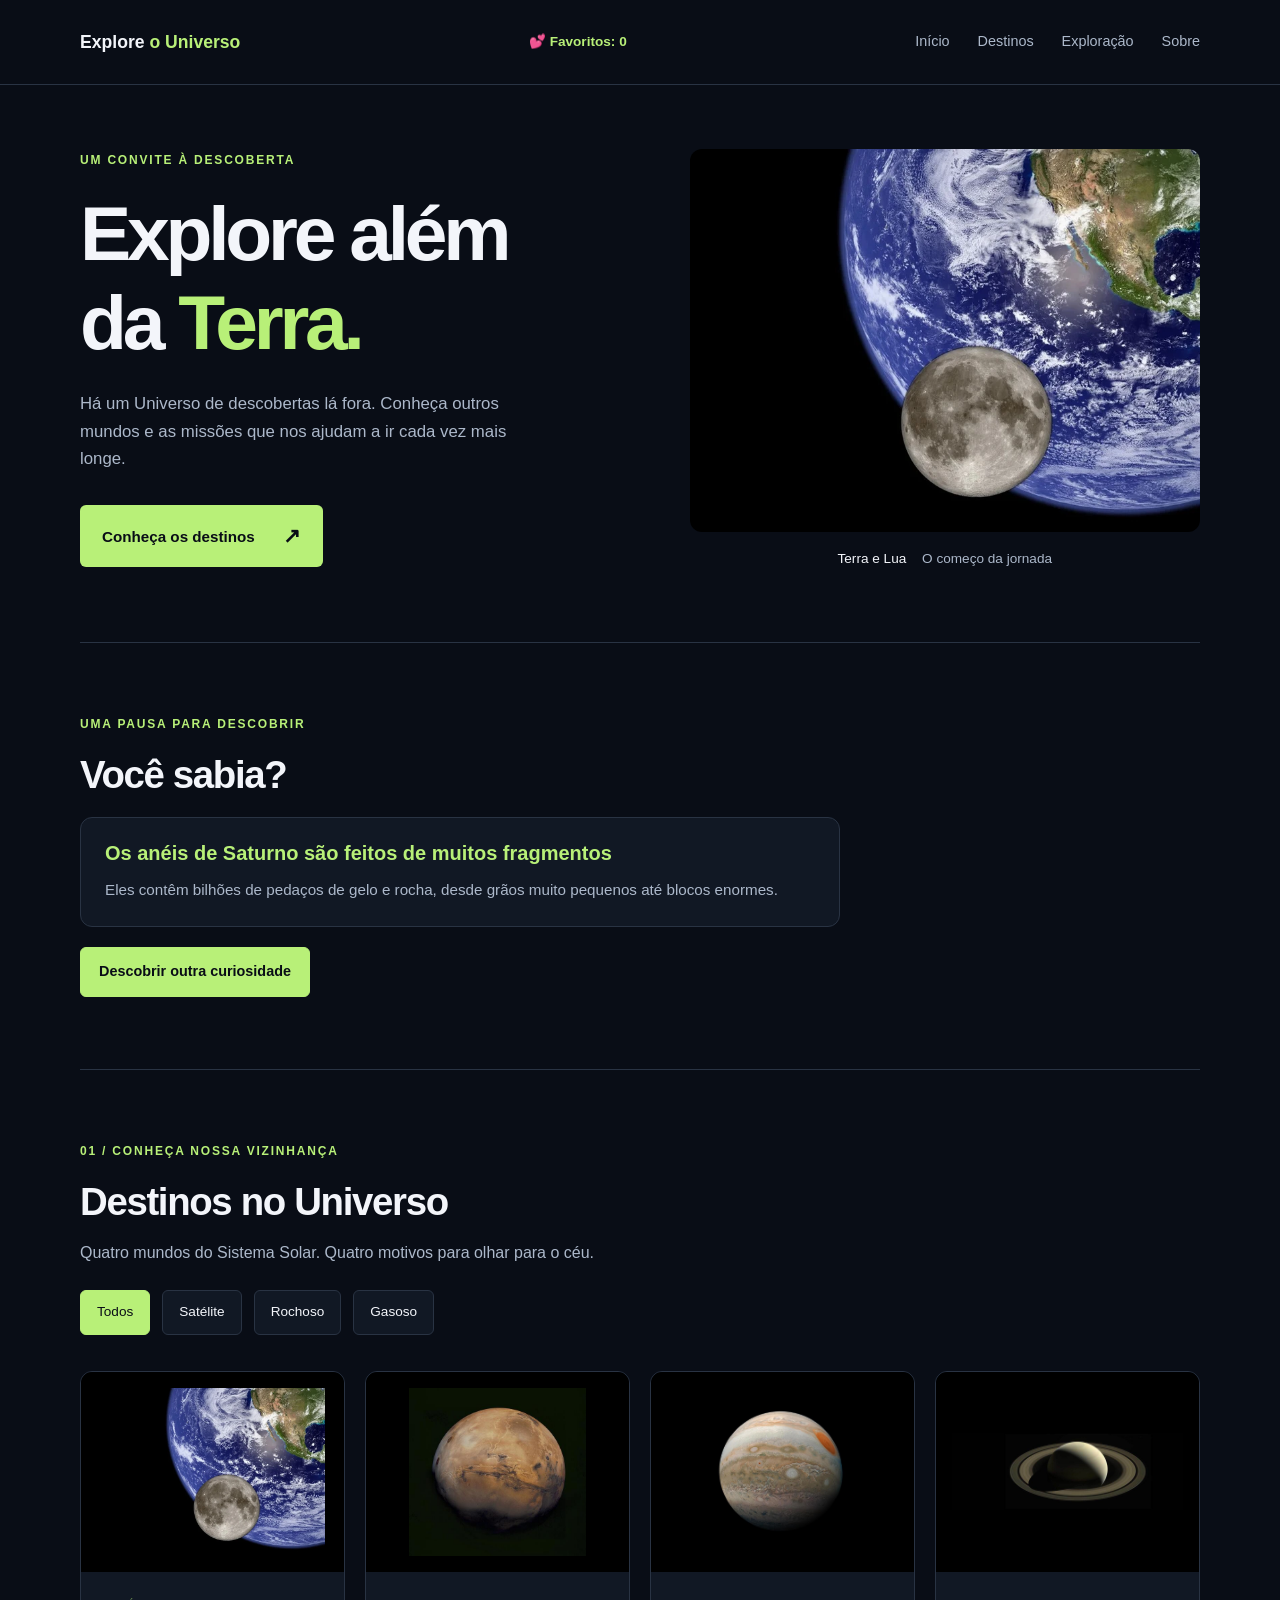
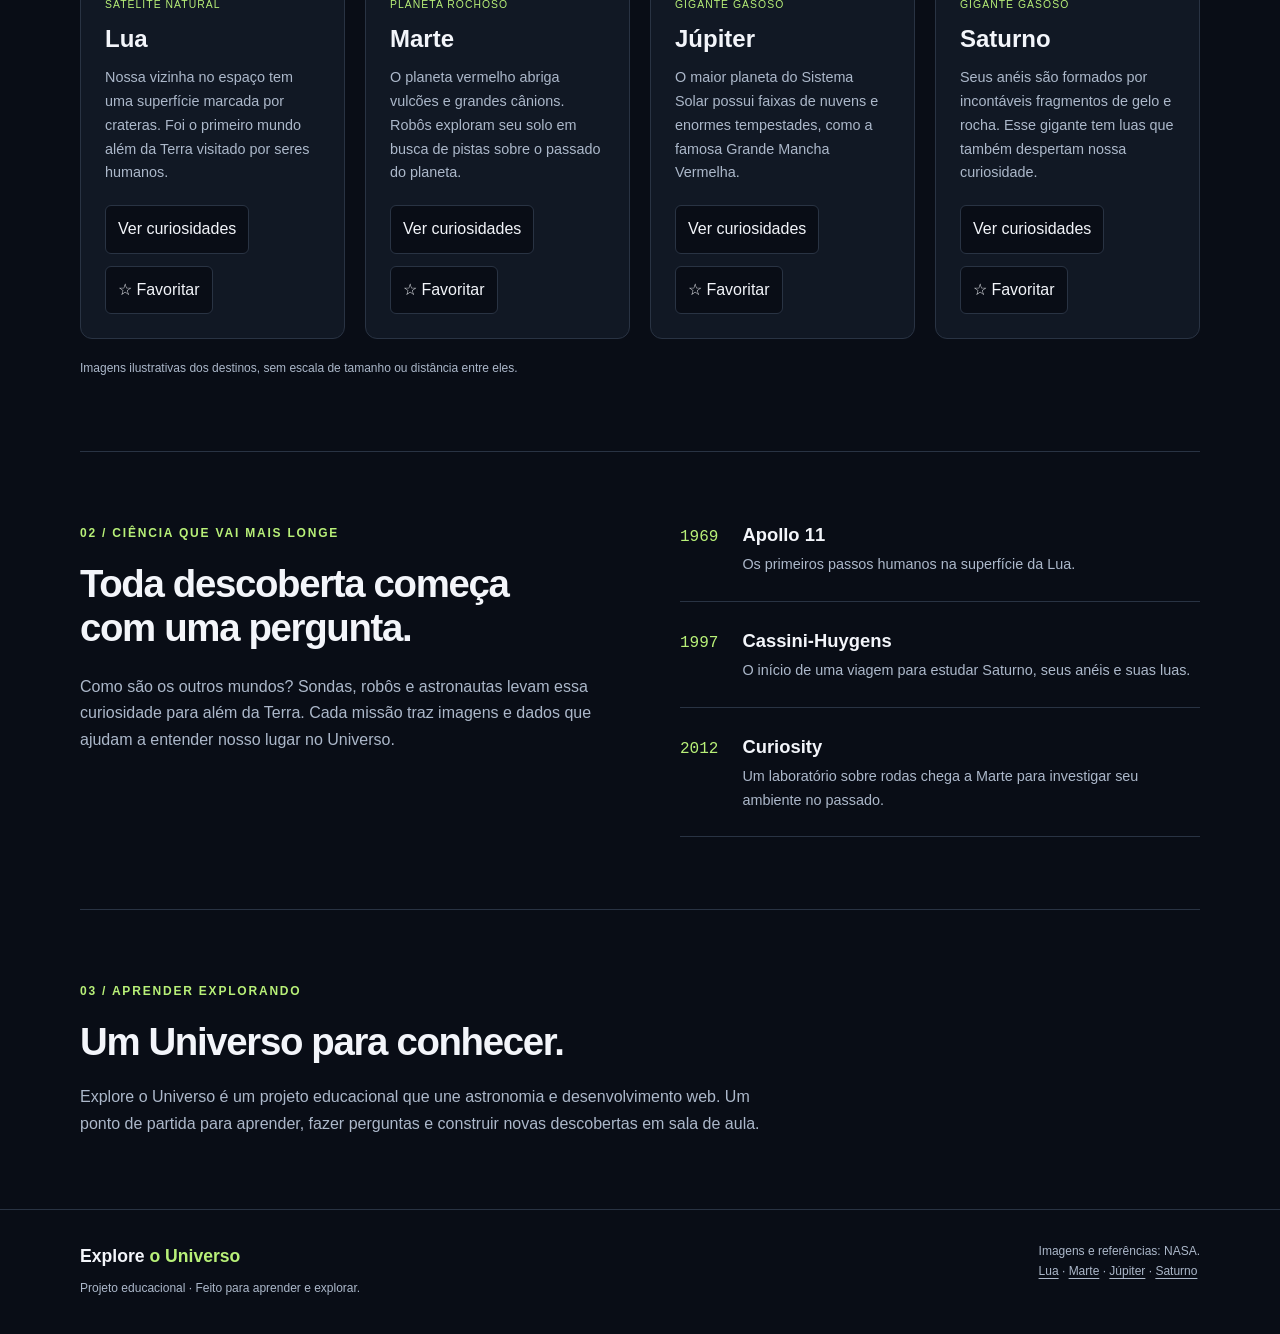
<file: versao5/index.html>
<!DOCTYPE html>
<html lang="pt-BR">
<head>
  <meta charset="UTF-8">
  <meta name="viewport" content="width=device-width, initial-scale=1.0">
  <meta name="description" content="Conheça a Lua, Marte, Júpiter e Saturno e descubra um pouco da história da exploração espacial.">
  <title>Explore o Universo</title>
  <link rel="stylesheet" href="css/estilos.css">
</head>
<body>
  <header class="cabecalho">
    <div class="container cabecalho-conteudo">
      <h1 class="marca"><a href="#inicio">Explore <span>o Universo</span></a></h1>

      <p class="contador-favoritos">
        💕 Favoritos: <span id="quantidade-favoritos">0</span>
      </p>

      <button type="button" class="botao-menu" aria-expanded="false" aria-controls="navegacao-principal">
        ☰ Menu
      </button>

      <nav aria-label="Navegação principal" 
      id="navegacao-principal" class="navegacao-principal">
        <ul class="menu">
          <li><a href="#inicio">Início</a></li>
          <li><a href="#destinos">Destinos</a></li>
          <li><a href="#exploracao">Exploração</a></li>
          <li><a href="#sobre">Sobre</a></li>
        </ul>
      </nav>
    </div>
  </header>

  <main>
    <section class="destaque container" id="inicio" aria-labelledby="titulo-destaque">
      <div class="destaque-texto">
        <p class="etiqueta">Um convite à descoberta</p>
        <h2 id="titulo-destaque">Explore além<br>da <span>Terra.</span></h2>
        <p class="introducao">Há um Universo de descobertas lá fora. Conheça outros mundos e as missões que nos ajudam a ir cada vez mais longe.</p>
        <a class="botao" href="#destinos">Conheça os destinos <span aria-hidden="true">↗</span></a>
      </div>
      <figure class="destaque-imagem">
        <img src="img/lua.webp" alt="Composição mostrando a Lua em primeiro plano e a Terra ao fundo." width="1000" height="750">
        <figcaption>Terra e Lua <span>O começo da jornada</span></figcaption>
      </figure>
    </section>

    <section class="curiosidade-universo secao container" aria-labelledby="titulo-secao-curiosidade">
      <p class="etiqueta">Uma pausa para descobrir</p>
      <h2 id="titulo-secao-curiosidade">Você sabia?</h2>

      <!-- O conteúdo dos elementos abaixo será gerado aleatoriamente pelo JS -->
      <div class="painel-curiosidade">
        <h3 id="titulo-curiosidade-aleatoria"></h3>
        <p id="explicacao-curiosidade-aleatoria"></p>
      </div>

      <button type="button" class="botao-curiosidade-aleatoria">
        Descobrir outra curiosidade
      </button>
    </section>

    <section class="destinos secao container" id="destinos" aria-labelledby="titulo-destinos">
      <p class="etiqueta">01 / Conheça nossa vizinhança</p>
      <h2 id="titulo-destinos">Destinos no Universo</h2>
      <p class="descricao-secao">Quatro mundos do Sistema Solar. Quatro motivos para olhar para o céu.</p>

      <!-- DIV com o papel/finalidade de um grupo de botões -->
      <!-- Usamos o aria-label para descrever/detalhar a finalidade
       desse grupo de botões -->
      <div class="filtros-destinos" role="group" aria-label="Filtrar destinos por categoria">
        <button data-filtro="todos" type="button" class="filtro-ativo" aria-pressed="true">Todos</button>
        <button data-filtro="satelite" type="button" aria-pressed="false">Satélite</button>
        <button data-filtro="rochoso" type="button" aria-pressed="false">Rochoso</button>
        <button data-filtro="gasoso" type="button" aria-pressed="false">Gasoso</button>
      </div>

      <div class="grade-destinos">
        <article class="card-destino" data-categoria="satelite">
          <img src="img/lua.webp" alt="Lua com áreas claras e escuras, em uma composição com a Terra ao fundo." width="760" height="570">
          <div class="card-conteudo">
            <p class="categoria">Satélite natural</p>
            <h3>Lua</h3>
            <p class="descricao-card">Nossa vizinha no espaço tem uma superfície marcada por crateras. Foi o primeiro mundo além da Terra visitado por seres humanos.</p>

            <!-- Atributos aria-* 
             Recursos importantes para sinalizar/avisar ferramentas/tecnologias
             de acessibilidade sobre diferentes estados dos elementos da página -->
            <div class="acoes-card">
              <button type="button" class="botao-curiosidade" aria-expanded="false" aria-controls="curiosidade-lua">
                Ver curiosidades
              </button>
              <button type="button" class="botao-favorito" aria-pressed="false">
                ☆ Favoritar
              </button>
            </div>

            <p class="curiosidade" id="curiosidade-lua" hidden>
              A Lua leva aproximadamente 27 dias para dar uma volta ao redor da Terra.
            </p>
          </div>
        </article>

        <article class="card-destino" data-categoria="rochoso">
          <img src="img/marte.jpg" alt="Marte visto do espaço, com superfície em tons avermelhados." width="506" height="480">
          <div class="card-conteudo">
            <p class="categoria">Planeta rochoso</p>
            <h3>Marte</h3>
            <p class="descricao-card">O planeta vermelho abriga vulcões e grandes cânions. Robôs exploram seu solo em busca de pistas sobre o passado do planeta.</p>

            <div class="acoes-card">
              <button type="button" class="botao-curiosidade" aria-expanded="false" aria-controls="curiosidade-marte">
                Ver curiosidades
              </button>
              <button type="button" class="botao-favorito" aria-pressed="false">
                ☆ Favoritar
              </button>
            </div>

            <p class="curiosidade" id="curiosidade-marte" hidden>
              Um dia em Marte dura cerca de 24 horas e 40 minutos.
            </p>
          </div>
        </article>

        <article class="card-destino" data-categoria="gasoso">
          <img src="img/jupiter.jpg" alt="Júpiter com faixas de nuvens e uma grande tempestade oval." width="750" height="750">
          <div class="card-conteudo">
            <p class="categoria">Gigante gasoso</p>
            <h3>Júpiter</h3>
            <p class="descricao-card">O maior planeta do Sistema Solar possui faixas de nuvens e enormes tempestades, como a famosa Grande Mancha Vermelha.</p>
            <div class="acoes-card">
              <button type="button" class="botao-curiosidade" aria-expanded="false" aria-controls="curiosidade-jupiter">
                Ver curiosidades
              </button>
              <button type="button" class="botao-favorito" aria-pressed="false">
                ☆ Favoritar
              </button>
            </div>
            <p class="curiosidade" id="curiosidade-jupiter" hidden>
              Júpiter leva cerca de 12 anos terrestres para completar uma volta ao redor do Sol.
            </p>
          </div>
        </article>

        <article class="card-destino" data-categoria="gasoso">
          <img src="img/saturno.jpg" alt="Saturno envolvido por seus amplos anéis, contra o fundo escuro do espaço." width="960" height="320">
          <div class="card-conteudo">
            <p class="categoria">Gigante gasoso</p>
            <h3>Saturno</h3>
            <p class="descricao-card">Seus anéis são formados por incontáveis fragmentos de gelo e rocha. Esse gigante tem luas que também despertam nossa curiosidade.</p>

            <div class="acoes-card">
              <button type="button" class="botao-curiosidade" aria-expanded="false" aria-controls="curiosidade-saturno">
                Ver curiosidades
              </button>
              <button type="button" class="botao-favorito" aria-pressed="false">
                ☆ Favoritar
              </button>
            </div>
            <p class="curiosidade" id="curiosidade-saturno" hidden>
              Saturno leva aproximadamente 29 anos terrestres para completar uma volta ao redor do Sol.
            </p>

          </div>
        </article>
      </div>
      <p class="nota">Imagens ilustrativas dos destinos, sem escala de tamanho ou distância entre eles.</p>
    </section>

    <section class="exploracao secao container" id="exploracao" aria-labelledby="titulo-exploracao">
      <div>
        <p class="etiqueta">02 / Ciência que vai mais longe</p>
        <h2 id="titulo-exploracao">Toda descoberta começa com uma pergunta.</h2>
        <p>Como são os outros mundos? Sondas, robôs e astronautas levam essa curiosidade para além da Terra. Cada missão traz imagens e dados que ajudam a entender nosso lugar no Universo.</p>
      </div>
      <ol class="missoes" aria-label="Marcos da exploração espacial">
        <li><span class="ano">1969</span><div><h3>Apollo 11</h3><p>Os primeiros passos humanos na superfície da Lua.</p></div></li>
        <li><span class="ano">1997</span><div><h3>Cassini-Huygens</h3><p>O início de uma viagem para estudar Saturno, seus anéis e suas luas.</p></div></li>
        <li><span class="ano">2012</span><div><h3>Curiosity</h3><p>Um laboratório sobre rodas chega a Marte para investigar seu ambiente no passado.</p></div></li>
      </ol>
    </section>

    <section class="sobre secao container" id="sobre" aria-labelledby="titulo-sobre">
      <p class="etiqueta">03 / Aprender explorando</p>
      <h2 id="titulo-sobre">Um Universo para conhecer.</h2>
      <p>Explore o Universo é um projeto educacional que une astronomia e desenvolvimento web. Um ponto de partida para aprender, fazer perguntas e construir novas descobertas em sala de aula.</p>
    </section>
  </main>

  <footer class="rodape">
    <div class="container rodape-conteudo">
      <div><p class="marca">Explore <span>o Universo</span></p><p class="texto-rodape">Projeto educacional · Feito para aprender e explorar.</p></div>
      <p class="creditos">Imagens e referências: NASA.<br>
        <a href="https://science.nasa.gov/moon/">Lua</a> ·
        <a href="https://science.nasa.gov/mars/">Marte</a> ·
        <a href="https://science.nasa.gov/jupiter/">Júpiter</a> ·
        <a href="https://science.nasa.gov/saturn/">Saturno</a>
      </p>
    </div>
  </footer>

  <script src="js/script.js"></script>  

</body>
</html>
</file>
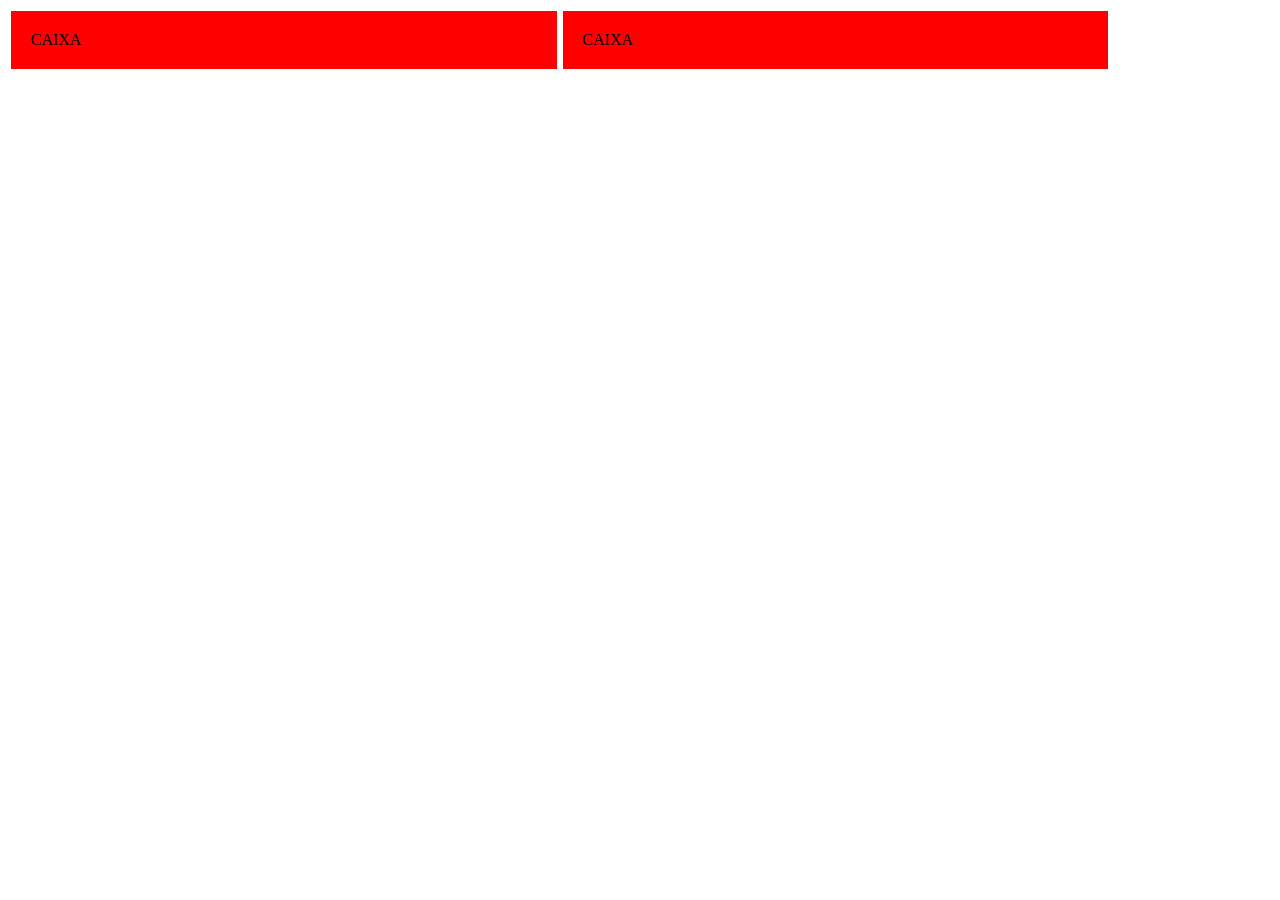
<file: versao3/revisao-responsivo.html>
<!DOCTYPE html>
<html lang="en">
<head>
    <meta charset="UTF-8">
    <meta name="viewport" content="width=device-width, initial-scale=1.0">
    <title>Document</title>

<style>
     /* MEDIA QUERY: recurso para design responsivo */
     .caixa {
        background-color: red;
        padding: 20px;
        width: 40%;
        margin: 3px;
     }

     @media (min-width: 600px) {

        
        .container {
            display: flex;
        }
     }
</style>
    
</head>
<body>
    <div class="container">
        <div class="caixa">
            CAIXA
        </div>
        <div class="caixa">
            CAIXA
        </div>
    </div>
</body>
</html>
</file>
<file: versao0/css/estilos.css>
/* Mobile First: estilos-base para telas pequenas. */
:root {
  --fundo: #090d16;
  --superficie: #111824;
  --texto: #f3f5fa;
  --texto-suave: #acb8ca;
  --destaque: #b8f078;
  --borda: #293343;
}

html {
  scroll-behavior: smooth;
}

* {
  box-sizing: border-box;
}

body {
  margin: 0;
  background: var(--fundo);
  color: var(--texto);
  font-family: Arial, Helvetica, sans-serif;
  line-height: 1.65;
}

a {
  color: inherit;
}
img {
  display: block;
  max-width: 100%;
  height: auto;
}
h1,
h2,
h3,
p,
figure {
  margin: 0;
}
h1,
h2,
h3 {
  line-height: 1.15;
}
p {
  color: var(--texto-suave);
}
section {
  scroll-margin-top: 120px;
}

.container {
  width: min(1120px, 90%);
  margin-inline: auto;
}
.secao {
  padding-block: 48px;
}
.etiqueta {
  margin-bottom: 18px;
  color: var(--destaque);
  font-size: 0.75rem;
  font-weight: 700;
  letter-spacing: 0.15em;
  text-transform: uppercase;
}
h2 {
  font-size: clamp(1.8rem, 3vw, 2.6rem);
  letter-spacing: -0.035em;
}
.descricao-secao {
  margin-top: 16px;
}

/* Navegação: os links continuam visíveis e quebram de linha no celular. */
.cabecalho {
  position: sticky;
  top: 0;
  z-index: 10;
  border-bottom: 1px solid var(--borda);
  background: var(--fundo);
}
.cabecalho-conteudo {
  display: flex;
  justify-content: space-between;
  align-items: center;
  flex-wrap: wrap;
  gap: 12px;
  padding-block: 20px;
}
.marca {
  color: var(--texto);
  font-size: 1.1rem;
  font-weight: 700;
  text-decoration: none;
}
.marca a {
  text-decoration: none;
}
.marca span {
  color: var(--destaque);
}
.menu {
  display: flex;
  flex-wrap: wrap;
  gap: 8px 20px;
  margin: 0;
  padding: 0;
  list-style: none;
}
.menu a {
  display: inline-block;
  padding-block: 6px;
  color: var(--texto-suave);
  font-size: 0.9rem;
  text-decoration: none;
}
.menu a:hover,
.creditos a:hover {
  color: var(--destaque);
}
a:focus-visible {
  outline: 3px solid var(--destaque);
  outline-offset: 5px;
  border-radius: 3px;
}
/* Destaque: a mesma imagem local da Lua também aparece no primeiro card. */
.destaque {
  display: flex;
  flex-direction: column;
  gap: 36px;
  padding-block: 48px;
}
.destaque h2 {
  font-size: clamp(3rem, 6vw, 5.1rem);
  letter-spacing: -0.055em;
}
.destaque h2 span {
  color: var(--destaque);
}
.introducao {
  max-width: 440px;
  margin-top: 24px;
  font-size: 1.05rem;
}
.botao {
  display: inline-flex;
  align-items: center;
  gap: 28px;
  margin-top: 32px;
  padding: 14px 22px;
  border-radius: 6px;
  background: var(--destaque);
  color: var(--fundo);
  font-size: 0.95rem;
  font-weight: 700;
  text-decoration: none;
}
.botao:hover {
  background: #d0ffa0;
}
.botao span {
  font-size: 1.3rem;
}
.destaque-imagem {
  width: 85%;
  max-width: 340px;
  margin-inline: auto;
}
.destaque-imagem img {
  width: 100%;
  border-radius: 12px;
}
.destaque-imagem figcaption {
  margin-top: 16px;
  text-align: center;
  font-size: 0.85rem;
}
.destaque-imagem figcaption span {
  margin-left: 12px;
  color: var(--texto-suave);
}

/* Cards estáticos: uma estrutura igual para os quatro destinos. */
.destinos {
  border-top: 1px solid var(--borda);
}
.grade-destinos {
  display: flex;
  flex-wrap: wrap;
  gap: 20px;
  margin-top: 36px;
}
.card-destino {
  flex: 0 1 100%;
  min-width: 0;
  overflow: hidden;
  border: 1px solid var(--borda);
  border-radius: 12px;
  background: var(--superficie);
}
.card-destino > img {
  width: 100%;
  height: 240px;
  padding: 16px;
  object-fit: contain;
  background: #000;
}
.card-conteudo {
  padding: 24px;
}
.categoria {
  margin-bottom: 12px;
  color: var(--destaque);
  font-size: 0.65rem;
  letter-spacing: 0.1em;
  text-transform: uppercase;
}
.card-conteudo h3 {
  margin-bottom: 14px;
  font-size: 1.5rem;
}
.descricao-card {
  font-size: 0.9rem;
}
.nota {
  margin-top: 20px;
  font-size: 0.75rem;
}

/* Conteúdo introdutório e marcos das missões. */
.exploracao {
  display: flex;
  flex-direction: column;
  gap: 36px;
  border-top: 1px solid var(--borda);
}
.exploracao h2 {
  max-width: 450px;
  margin-bottom: 24px;
}
.missoes {
  display: flex;
  flex-direction: column;
  gap: 28px;
  margin: 0;
  padding: 0;
  list-style: none;
}
.missoes li {
  display: flex;
  align-items: baseline;
  gap: 24px;
  border-bottom: 1px solid var(--borda);
  padding-bottom: 24px;
}
.ano {
  color: var(--destaque);
  font-family: monospace;
  font-size: 1rem;
}
.missoes h3 {
  margin-bottom: 8px;
  font-size: 1.15rem;
}
.missoes p {
  font-size: 0.9rem;
}
.sobre {
  border-top: 1px solid var(--borda);
}
.sobre > p:last-child {
  max-width: 710px;
  margin-top: 20px;
}
.rodape {
  border-top: 1px solid var(--borda);
  padding-block: 32px;
}
.rodape-conteudo {
  display: flex;
  justify-content: space-between;
  flex-wrap: wrap;
  gap: 24px;
}
.texto-rodape,
.creditos {
  font-size: 0.75rem;
}
.rodape .marca {
  margin-bottom: 8px;
}
.creditos a {
  text-underline-offset: 3px;
}

/* Tablet: duas colunas, descontando o espaço entre os cards. */
@media (min-width: 600px) {
  .cabecalho-conteudo {
    gap: 20px;
    padding-block: 24px;
  }
  .menu {
    gap: 12px 28px;
  }
  .secao {
    padding-block: 72px;
  }
  .destaque {
    flex-direction: row;
    align-items: center;
    gap: 24px;
    padding-block: 64px 72px;
  }
  .destaque-texto {
    flex: 1.1;
    min-width: 0;
  }
  .destaque-imagem {
    flex: 1;
    min-width: 0;
    width: auto;
    max-width: none;
    margin-inline: 0;
  }
  .card-destino {
    flex-basis: calc((100% - 20px) / 2);
  }
  .card-destino > img {
    height: 200px;
  }
  .exploracao {
    flex-direction: row;
  }
  .exploracao > div,
  .exploracao > .missoes {
    flex: 1;
    min-width: 0;
  }
}

/* Computador: quatro cards por linha e mais espaço entre os blocos. */
@media (min-width: 951px) {
  .card-destino {
    flex-basis: calc((100% - 60px) / 4);
  }
  .destaque {
    gap: 48px;
  }
  .exploracao {
    gap: 80px;
  }
}


/* Acessibilidade: respeita a preferência do usuário por menos movimento. */
@media (prefers-reduced-motion: reduce) {
  html {
    scroll-behavior: auto;
  }
}
</file>
<file: versao1/css/estilos.css>
/* Mobile First: estilos-base para telas pequenas. */
:root {
  --fundo: #090d16;
  --superficie: #111824;
  --texto: #f3f5fa;
  --texto-suave: #acb8ca;
  --destaque: #b8f078;
  --borda: #293343;
}

html {
  scroll-behavior: smooth;
}

* {
  box-sizing: border-box;
}

body {
  margin: 0;
  background: var(--fundo);
  color: var(--texto);
  font-family: Arial, Helvetica, sans-serif;
  line-height: 1.65;
}

a {
  color: inherit;
}
img {
  display: block;
  max-width: 100%;
  height: auto;
}
h1,
h2,
h3,
p,
figure {
  margin: 0;
}
h1,
h2,
h3 {
  line-height: 1.15;
}
p {
  color: var(--texto-suave);
}
section {
  scroll-margin-top: 120px;
}

.container {
  width: min(1120px, 90%);
  margin-inline: auto;
}
.secao {
  padding-block: 48px;
}
.etiqueta {
  margin-bottom: 18px;
  color: var(--destaque);
  font-size: 0.75rem;
  font-weight: 700;
  letter-spacing: 0.15em;
  text-transform: uppercase;
}
h2 {
  font-size: clamp(1.8rem, 3vw, 2.6rem);
  letter-spacing: -0.035em;
}
.descricao-secao {
  margin-top: 16px;
}

/* Navegação: os links continuam visíveis e quebram de linha no celular. */
.cabecalho {
  position: sticky;
  top: 0;
  z-index: 10;
  border-bottom: 1px solid var(--borda);
  background: var(--fundo);
}
.cabecalho-conteudo {
  display: flex;
  justify-content: space-between;
  align-items: center;
  flex-wrap: wrap;
  gap: 12px;
  padding-block: 20px;
}
.marca {
  color: var(--texto);
  font-size: 1.1rem;
  font-weight: 700;
  text-decoration: none;
}
.marca a {
  text-decoration: none;
}
.marca span {
  color: var(--destaque);
}
.menu {
  display: flex;
  flex-wrap: wrap;
  gap: 8px 20px;
  margin: 0;
  padding: 0;
  list-style: none;
}
.menu a {
  display: inline-block;
  padding-block: 6px;
  color: var(--texto-suave);
  font-size: 0.9rem;
  text-decoration: none;
}
.menu a:hover,
.creditos a:hover {
  color: var(--destaque);
}
a:focus-visible, button:focus-visible {
  outline: 3px solid var(--destaque);
  outline-offset: 5px;
  border-radius: 3px;
}




/* Destaque: a mesma imagem local da Lua também aparece no primeiro card. */
.destaque {
  display: flex;
  flex-direction: column;
  gap: 36px;
  padding-block: 48px;
}
.destaque h2 {
  font-size: clamp(3rem, 6vw, 5.1rem);
  letter-spacing: -0.055em;
}
.destaque h2 span {
  color: var(--destaque);
}
.introducao {
  max-width: 440px;
  margin-top: 24px;
  font-size: 1.05rem;
}
.botao {
  display: inline-flex;
  align-items: center;
  gap: 28px;
  margin-top: 32px;
  padding: 14px 22px;
  border-radius: 6px;
  background: var(--destaque);
  color: var(--fundo);
  font-size: 0.95rem;
  font-weight: 700;
  text-decoration: none;
}
.botao:hover {
  background: #d0ffa0;
}
.botao span {
  font-size: 1.3rem;
}
.destaque-imagem {
  width: 85%;
  max-width: 340px;
  margin-inline: auto;
}
.destaque-imagem img {
  width: 100%;
  border-radius: 12px;
}
.destaque-imagem figcaption {
  margin-top: 16px;
  text-align: center;
  font-size: 0.85rem;
}
.destaque-imagem figcaption span {
  margin-left: 12px;
  color: var(--texto-suave);
}

/* Cards estáticos: uma estrutura igual para os quatro destinos. */
.destinos {
  border-top: 1px solid var(--borda);
}
.grade-destinos {
  display: flex;
  flex-wrap: wrap;
  gap: 20px;
  margin-top: 36px;
}
.card-destino {
  flex: 0 1 100%;
  min-width: 0;
  overflow: hidden;
  border: 1px solid var(--borda);
  border-radius: 12px;
  background: var(--superficie);
}
.card-destino > img {
  width: 100%;
  height: 240px;
  padding: 16px;
  object-fit: contain;
  background: #000;
}
.card-conteudo {
  padding: 24px;
}
.categoria {
  margin-bottom: 12px;
  color: var(--destaque);
  font-size: 0.65rem;
  letter-spacing: 0.1em;
  text-transform: uppercase;
}
.card-conteudo h3 {
  margin-bottom: 14px;
  font-size: 1.5rem;
}

.descricao-card, .curiosidade {
  font-size: 0.9rem;
}

.acoes-card {
  display: flex;
  flex-wrap: wrap;
  gap: 12px;
  margin-top: 20px;
}

.acoes-card button {
  padding: 10px 12px;
  min-height: 44px;
  border: solid 1px var(--borda);
  border-radius: 6px;
  background: var(--fundo);
  color: var(--texto);
  font-size: 0.85rem;
  cursor: pointer;
  font: inherit;
}

.acoes-card button:hover {
  background: var(--borda);
}

.curiosidade {
  margin-top: 20px;
  padding-top: 20px;
  border-top: 1px solid var(--borda);
}

.card-destino.favoritado {
  border-color: var(--destaque);
}

.favoritado .botao-favorito {
  border-color: var(--destaque);
  background: var(--fundo);
  color: var(--destaque);
}

.nota {
  margin-top: 20px;
  font-size: 0.75rem;
}

/* Conteúdo introdutório e marcos das missões. */
.exploracao {
  display: flex;
  flex-direction: column;
  gap: 36px;
  border-top: 1px solid var(--borda);
}
.exploracao h2 {
  max-width: 450px;
  margin-bottom: 24px;
}
.missoes {
  display: flex;
  flex-direction: column;
  gap: 28px;
  margin: 0;
  padding: 0;
  list-style: none;
}
.missoes li {
  display: flex;
  align-items: baseline;
  gap: 24px;
  border-bottom: 1px solid var(--borda);
  padding-bottom: 24px;
}
.ano {
  color: var(--destaque);
  font-family: monospace;
  font-size: 1rem;
}
.missoes h3 {
  margin-bottom: 8px;
  font-size: 1.15rem;
}
.missoes p {
  font-size: 0.9rem;
}
.sobre {
  border-top: 1px solid var(--borda);
}
.sobre > p:last-child {
  max-width: 710px;
  margin-top: 20px;
}
.rodape {
  border-top: 1px solid var(--borda);
  padding-block: 32px;
}
.rodape-conteudo {
  display: flex;
  justify-content: space-between;
  flex-wrap: wrap;
  gap: 24px;
}
.texto-rodape,
.creditos {
  font-size: 0.75rem;
}
.rodape .marca {
  margin-bottom: 8px;
}
.creditos a {
  text-underline-offset: 3px;
}

/* Tablet: duas colunas, descontando o espaço entre os cards. */
@media (min-width: 600px) {
  .cabecalho-conteudo {
    gap: 20px;
    padding-block: 24px;
  }
  .menu {
    gap: 12px 28px;
  }
  .secao {
    padding-block: 72px;
  }
  .destaque {
    flex-direction: row;
    align-items: center;
    gap: 24px;
    padding-block: 64px 72px;
  }
  .destaque-texto {
    flex: 1.1;
    min-width: 0;
  }
  .destaque-imagem {
    flex: 1;
    min-width: 0;
    width: auto;
    max-width: none;
    margin-inline: 0;
  }
  .card-destino {
    flex-basis: calc((100% - 20px) / 2);
  }
  .card-destino > img {
    height: 200px;
  }
  .exploracao {
    flex-direction: row;
  }
  .exploracao > div,
  .exploracao > .missoes {
    flex: 1;
    min-width: 0;
  }
}

/* Computador: quatro cards por linha e mais espaço entre os blocos. */
@media (min-width: 951px) {
  .card-destino {
    flex-basis: calc((100% - 60px) / 4);
  }
  .destaque {
    gap: 48px;
  }
  .exploracao {
    gap: 80px;
  }
}


/* Acessibilidade: respeita a preferência do usuário por menos movimento. */
@media (prefers-reduced-motion: reduce) {
  html {
    scroll-behavior: auto;
  }
}
</file>
<file: versao2/css/estilos.css>
/* Mobile First: estilos-base para telas pequenas. */
:root {
  --fundo: #090d16;
  --superficie: #111824;
  --texto: #f3f5fa;
  --texto-suave: #acb8ca;
  --destaque: #b8f078;
  --borda: #293343;
}

html {
  scroll-behavior: smooth;
}

* {
  box-sizing: border-box;
}

body {
  margin: 0;
  background: var(--fundo);
  color: var(--texto);
  font-family: Arial, Helvetica, sans-serif;
  line-height: 1.65;
}

a {
  color: inherit;
}
img {
  display: block;
  max-width: 100%;
  height: auto;
}
h1,
h2,
h3,
p,
figure {
  margin: 0;
}
h1,
h2,
h3 {
  line-height: 1.15;
}
p {
  color: var(--texto-suave);
}
section {
  scroll-margin-top: 120px;
}

.container {
  width: min(1120px, 90%);
  margin-inline: auto;
}
.secao {
  padding-block: 48px;
}
.etiqueta {
  margin-bottom: 18px;
  color: var(--destaque);
  font-size: 0.75rem;
  font-weight: 700;
  letter-spacing: 0.15em;
  text-transform: uppercase;
}
h2 {
  font-size: clamp(1.8rem, 3vw, 2.6rem);
  letter-spacing: -0.035em;
}
.descricao-secao {
  margin-top: 16px;
}

/* Navegação: os links continuam visíveis e quebram de linha no celular. */
.cabecalho {
  position: sticky;
  top: 0;
  z-index: 10;
  border-bottom: 1px solid var(--borda);
  background: var(--fundo);
}
.cabecalho-conteudo {
  display: flex;
  justify-content: space-between;
  align-items: center;
  flex-wrap: wrap;
  gap: 12px;
  padding-block: 20px;
}
.marca {
  color: var(--texto);
  font-size: 1.1rem;
  font-weight: 700;
  text-decoration: none;
}
.marca a {
  text-decoration: none;
}
.marca span {
  color: var(--destaque);
}
.menu {
  display: flex;
  flex-wrap: wrap;
  gap: 8px 20px;
  margin: 0;
  padding: 0;
  list-style: none;
}
.menu a {
  display: inline-block;
  padding-block: 6px;
  color: var(--texto-suave);
  font-size: 0.9rem;
  text-decoration: none;
}
.menu a:hover,
.creditos a:hover {
  color: var(--destaque);
}
a:focus-visible, button:focus-visible {
  outline: 3px solid var(--destaque);
  outline-offset: 5px;
  border-radius: 3px;
}




/* Destaque: a mesma imagem local da Lua também aparece no primeiro card. */
.destaque {
  display: flex;
  flex-direction: column;
  gap: 36px;
  padding-block: 48px;
}
.destaque h2 {
  font-size: clamp(3rem, 6vw, 5.1rem);
  letter-spacing: -0.055em;
}
.destaque h2 span {
  color: var(--destaque);
}
.introducao {
  max-width: 440px;
  margin-top: 24px;
  font-size: 1.05rem;
}
.botao {
  display: inline-flex;
  align-items: center;
  gap: 28px;
  margin-top: 32px;
  padding: 14px 22px;
  border-radius: 6px;
  background: var(--destaque);
  color: var(--fundo);
  font-size: 0.95rem;
  font-weight: 700;
  text-decoration: none;
}
.botao:hover {
  background: #d0ffa0;
}
.botao span {
  font-size: 1.3rem;
}
.destaque-imagem {
  width: 85%;
  max-width: 340px;
  margin-inline: auto;
}
.destaque-imagem img {
  width: 100%;
  border-radius: 12px;
}
.destaque-imagem figcaption {
  margin-top: 16px;
  text-align: center;
  font-size: 0.85rem;
}
.destaque-imagem figcaption span {
  margin-left: 12px;
  color: var(--texto-suave);
}

/* Cards estáticos: uma estrutura igual para os quatro destinos. */
.destinos {
  border-top: 1px solid var(--borda);
}

.filtros-destinos {
  display: flex;
  flex-wrap: wrap;
  gap: 12px;
  margin-top: 24px;
}

.filtros-destinos button {
  padding: 10px 16px;
  min-height: 44px;
  border: 1px solid var(--borda);
  border-radius: 6px;
  background: var(--superficie);
  color: var(--texto);
  font: inherit;
  font-size: 0.85rem;
  cursor: pointer;
}

.filtros-destinos button:hover {
  border-color: var(--destaque);
}

.filtros-destinos .filtro-ativo {
  border-color: var(--destaque);
  background: var(--destaque);
  color: var(--fundo);
}

.grade-destinos {
  display: flex;
  flex-wrap: wrap;
  gap: 20px;
  margin-top: 36px;
}
.card-destino {
  flex: 0 1 100%;
  min-width: 0;
  overflow: hidden;
  border: 1px solid var(--borda);
  border-radius: 12px;
  background: var(--superficie);
}
.card-destino > img {
  width: 100%;
  height: 240px;
  padding: 16px;
  object-fit: contain;
  background: #000;
}
.card-conteudo {
  padding: 24px;
}
.categoria {
  margin-bottom: 12px;
  color: var(--destaque);
  font-size: 0.65rem;
  letter-spacing: 0.1em;
  text-transform: uppercase;
}
.card-conteudo h3 {
  margin-bottom: 14px;
  font-size: 1.5rem;
}

.descricao-card, .curiosidade {
  font-size: 0.9rem;
}

.acoes-card {
  display: flex;
  flex-wrap: wrap;
  gap: 12px;
  margin-top: 20px;
}

.acoes-card button {
  padding: 10px 12px;
  min-height: 44px;
  border: solid 1px var(--borda);
  border-radius: 6px;
  background: var(--fundo);
  color: var(--texto);
  font-size: 0.85rem;
  cursor: pointer;
  font: inherit;
}

.acoes-card button:hover {
  background: var(--borda);
}

.curiosidade {
  margin-top: 20px;
  padding-top: 20px;
  border-top: 1px solid var(--borda);
}

.card-destino.favoritado {
  border-color: var(--destaque);
}

.favoritado .botao-favorito {
  border-color: var(--destaque);
  background: var(--fundo);
  color: var(--destaque);
}

.nota {
  margin-top: 20px;
  font-size: 0.75rem;
}

/* Conteúdo introdutório e marcos das missões. */
.exploracao {
  display: flex;
  flex-direction: column;
  gap: 36px;
  border-top: 1px solid var(--borda);
}
.exploracao h2 {
  max-width: 450px;
  margin-bottom: 24px;
}
.missoes {
  display: flex;
  flex-direction: column;
  gap: 28px;
  margin: 0;
  padding: 0;
  list-style: none;
}
.missoes li {
  display: flex;
  align-items: baseline;
  gap: 24px;
  border-bottom: 1px solid var(--borda);
  padding-bottom: 24px;
}
.ano {
  color: var(--destaque);
  font-family: monospace;
  font-size: 1rem;
}
.missoes h3 {
  margin-bottom: 8px;
  font-size: 1.15rem;
}
.missoes p {
  font-size: 0.9rem;
}
.sobre {
  border-top: 1px solid var(--borda);
}
.sobre > p:last-child {
  max-width: 710px;
  margin-top: 20px;
}
.rodape {
  border-top: 1px solid var(--borda);
  padding-block: 32px;
}
.rodape-conteudo {
  display: flex;
  justify-content: space-between;
  flex-wrap: wrap;
  gap: 24px;
}
.texto-rodape,
.creditos {
  font-size: 0.75rem;
}
.rodape .marca {
  margin-bottom: 8px;
}
.creditos a {
  text-underline-offset: 3px;
}

/* Tablet: duas colunas, descontando o espaço entre os cards. */
@media (min-width: 600px) {
  .cabecalho-conteudo {
    gap: 20px;
    padding-block: 24px;
  }
  .menu {
    gap: 12px 28px;
  }
  .secao {
    padding-block: 72px;
  }
  .destaque {
    flex-direction: row;
    align-items: center;
    gap: 24px;
    padding-block: 64px 72px;
  }
  .destaque-texto {
    flex: 1.1;
    min-width: 0;
  }
  .destaque-imagem {
    flex: 1;
    min-width: 0;
    width: auto;
    max-width: none;
    margin-inline: 0;
  }
  .card-destino {
    flex-basis: calc((100% - 20px) / 2);
  }
  .card-destino > img {
    height: 200px;
  }
  .exploracao {
    flex-direction: row;
  }
  .exploracao > div,
  .exploracao > .missoes {
    flex: 1;
    min-width: 0;
  }
}

/* Computador: quatro cards por linha e mais espaço entre os blocos. */
@media (min-width: 951px) {
  .card-destino {
    flex-basis: calc((100% - 60px) / 4);
  }
  .destaque {
    gap: 48px;
  }
  .exploracao {
    gap: 80px;
  }
}


/* Acessibilidade: respeita a preferência do usuário por menos movimento. */
@media (prefers-reduced-motion: reduce) {
  html {
    scroll-behavior: auto;
  }
}
</file>
<file: versao3/css/estilos.css>
/* Mobile First: estilos-base para telas pequenas. */
:root {
  --fundo: #090d16;
  --superficie: #111824;
  --texto: #f3f5fa;
  --texto-suave: #acb8ca;
  --destaque: #b8f078;
  --borda: #293343;
}

html {
  scroll-behavior: smooth;
}

* {
  box-sizing: border-box;
}

body {
  margin: 0;
  background: var(--fundo);
  color: var(--texto);
  font-family: Arial, Helvetica, sans-serif;
  line-height: 1.65;
}

a {
  color: inherit;
}

img {
  display: block;
  max-width: 100%;
  height: auto;
}

h1,
h2,
h3,
p,
figure {
  margin: 0;
}

h1,
h2,
h3 {
  line-height: 1.15;
}

p {
  color: var(--texto-suave);
}

section {
  scroll-margin-top: 120px;
}

.container {
  width: min(1120px, 90%);
  margin-inline: auto;
}

.secao {
  padding-block: 48px;
}

.etiqueta {
  margin-bottom: 18px;
  color: var(--destaque);
  font-size: 0.75rem;
  font-weight: 700;
  letter-spacing: 0.15em;
  text-transform: uppercase;
}

h2 {
  font-size: clamp(1.8rem, 3vw, 2.6rem);
  letter-spacing: -0.035em;
}

.descricao-secao {
  margin-top: 16px;
}

/* Navegação: os links continuam visíveis e quebram de linha no celular. */
.cabecalho {
  position: sticky;
  top: 0;
  z-index: 10;
  border-bottom: 1px solid var(--borda);
  background: var(--fundo);
}

.cabecalho-conteudo {
  display: flex;
  justify-content: space-between;
  align-items: center;
  flex-wrap: wrap;
  gap: 12px;
  padding-block: 20px;
}

.marca {
  color: var(--texto);
  font-size: 1.1rem;
  font-weight: 700;
  text-decoration: none;
}

.marca a {
  text-decoration: none;
}

.marca span {
  color: var(--destaque);
}

/* =====================================================
   V3 — MENU RESPONSIVO
   Adicionar após os estilos da marca, antes de .menu.
   ===================================================== */
.botao-menu {
  padding: 10px 16px;
  min-width: 80px;
  min-height: 44px;
  border: 1px solid var(--destaque);
  border-radius: 6px;
  background: var(--destaque);
  color: var(--fundo);
  font: inherit;
  font-size: 0.85rem;
  font-weight: 700;
  cursor: pointer;
}

.botao-menu:hover {
  background: #d0ffa0;
}

/* V3: a navegação começa fechada e ocupa uma linha própria quando aberta. */
.navegacao-principal {
  display: none;
  flex-basis: 100%;
}

.navegacao-principal.menu-aberto {
  display: block;
}

/* ================= FIM DA V3 — MENU RESPONSIVO ================= */



.menu {
  display: flex;
  flex-wrap: wrap;
  gap: 8px 20px;
  margin: 0;
  padding: 0;
  list-style: none;
}

.menu a {
  display: inline-block;
  padding-block: 6px;
  color: var(--texto-suave);
  font-size: 0.9rem;
  text-decoration: none;
}

.menu a:hover,
.creditos a:hover {
  color: var(--destaque);
}

a:focus-visible,
button:focus-visible {
  outline: 3px solid var(--destaque);
  outline-offset: 5px;
  border-radius: 3px;
}




/* Destaque: a mesma imagem local da Lua também aparece no primeiro card. */
.destaque {
  display: flex;
  flex-direction: column;
  gap: 36px;
  padding-block: 48px;
}

.destaque h2 {
  font-size: clamp(3rem, 6vw, 5.1rem);
  letter-spacing: -0.055em;
}

.destaque h2 span {
  color: var(--destaque);
}

.introducao {
  max-width: 440px;
  margin-top: 24px;
  font-size: 1.05rem;
}

.botao {
  display: inline-flex;
  align-items: center;
  gap: 28px;
  margin-top: 32px;
  padding: 14px 22px;
  border-radius: 6px;
  background: var(--destaque);
  color: var(--fundo);
  font-size: 0.95rem;
  font-weight: 700;
  text-decoration: none;
}

.botao:hover {
  background: #d0ffa0;
}

.botao span {
  font-size: 1.3rem;
}

.destaque-imagem {
  width: 85%;
  max-width: 340px;
  margin-inline: auto;
}

.destaque-imagem img {
  width: 100%;
  border-radius: 12px;
}

.destaque-imagem figcaption {
  margin-top: 16px;
  text-align: center;
  font-size: 0.85rem;
}

.destaque-imagem figcaption span {
  margin-left: 12px;
  color: var(--texto-suave);
}

/* Cards estáticos: uma estrutura igual para os quatro destinos. */
.destinos {
  border-top: 1px solid var(--borda);
}

.filtros-destinos {
  display: flex;
  flex-wrap: wrap;
  gap: 12px;
  margin-top: 24px;
}

.filtros-destinos button {
  padding: 10px 16px;
  min-height: 44px;
  border: 1px solid var(--borda);
  border-radius: 6px;
  background: var(--superficie);
  color: var(--texto);
  font: inherit;
  font-size: 0.85rem;
  cursor: pointer;
}

.filtros-destinos button:hover {
  border-color: var(--destaque);
}

.filtros-destinos .filtro-ativo {
  border-color: var(--destaque);
  background: var(--destaque);
  color: var(--fundo);
}

.grade-destinos {
  display: flex;
  flex-wrap: wrap;
  gap: 20px;
  margin-top: 36px;
}

.card-destino {
  flex: 0 1 100%;
  min-width: 0;
  overflow: hidden;
  border: 1px solid var(--borda);
  border-radius: 12px;
  background: var(--superficie);
}

.card-destino>img {
  width: 100%;
  height: 240px;
  padding: 16px;
  object-fit: contain;
  background: #000;
}

.card-conteudo {
  padding: 24px;
}

.categoria {
  margin-bottom: 12px;
  color: var(--destaque);
  font-size: 0.65rem;
  letter-spacing: 0.1em;
  text-transform: uppercase;
}

.card-conteudo h3 {
  margin-bottom: 14px;
  font-size: 1.5rem;
}

.descricao-card,
.curiosidade {
  font-size: 0.9rem;
}

.acoes-card {
  display: flex;
  flex-wrap: wrap;
  gap: 12px;
  margin-top: 20px;
}

.acoes-card button {
  padding: 10px 12px;
  min-height: 44px;
  border: solid 1px var(--borda);
  border-radius: 6px;
  background: var(--fundo);
  color: var(--texto);
  font-size: 0.85rem;
  cursor: pointer;
  font: inherit;
}

.acoes-card button:hover {
  background: var(--borda);
}

.curiosidade {
  margin-top: 20px;
  padding-top: 20px;
  border-top: 1px solid var(--borda);
}

.card-destino.favoritado {
  border-color: var(--destaque);
}

.favoritado .botao-favorito {
  border-color: var(--destaque);
  background: var(--fundo);
  color: var(--destaque);
}

.nota {
  margin-top: 20px;
  font-size: 0.75rem;
}

/* Conteúdo introdutório e marcos das missões. */
.exploracao {
  display: flex;
  flex-direction: column;
  gap: 36px;
  border-top: 1px solid var(--borda);
}

.exploracao h2 {
  max-width: 450px;
  margin-bottom: 24px;
}

.missoes {
  display: flex;
  flex-direction: column;
  gap: 28px;
  margin: 0;
  padding: 0;
  list-style: none;
}

.missoes li {
  display: flex;
  align-items: baseline;
  gap: 24px;
  border-bottom: 1px solid var(--borda);
  padding-bottom: 24px;
}

.ano {
  color: var(--destaque);
  font-family: monospace;
  font-size: 1rem;
}

.missoes h3 {
  margin-bottom: 8px;
  font-size: 1.15rem;
}

.missoes p {
  font-size: 0.9rem;
}

.sobre {
  border-top: 1px solid var(--borda);
}

.sobre>p:last-child {
  max-width: 710px;
  margin-top: 20px;
}

.rodape {
  border-top: 1px solid var(--borda);
  padding-block: 32px;
}

.rodape-conteudo {
  display: flex;
  justify-content: space-between;
  flex-wrap: wrap;
  gap: 24px;
}

.texto-rodape,
.creditos {
  font-size: 0.75rem;
}

.rodape .marca {
  margin-bottom: 8px;
}

.creditos a {
  text-underline-offset: 3px;
}

/* Tablet: duas colunas, descontando o espaço entre os cards. */
@media (min-width: 600px) {
  .cabecalho-conteudo {
    gap: 20px;
    padding-block: 24px;
  }

  .menu {
    gap: 12px 28px;
  }

  .secao {
    padding-block: 72px;
  }

  .destaque {
    flex-direction: row;
    align-items: center;
    gap: 24px;
    padding-block: 64px 72px;
  }

  .destaque-texto {
    flex: 1.1;
    min-width: 0;
  }

  .destaque-imagem {
    flex: 1;
    min-width: 0;
    width: auto;
    max-width: none;
    margin-inline: 0;
  }

  .card-destino {
    flex-basis: calc((100% - 20px) / 2);
  }

  .card-destino>img {
    height: 200px;
  }

  .exploracao {
    flex-direction: row;
  }

  .exploracao>div,
  .exploracao>.missoes {
    flex: 1;
    min-width: 0;
  }
}

/* Computador: quatro cards por linha e mais espaço entre os blocos. */
@media (min-width: 951px) {

  /* =====================================================
 V3 — MENU RESPONSIVO — COMPUTADOR
 Adicionar no início da media query (breakpoint) de 951px.
 ===================================================== */
  .botao-menu {
    display: none;
  }

  .navegacao-principal {
    display: block;
    flex-basis: auto;
  }

  /* ================= FIM DA V3 — COMPUTADOR ================= */

  .card-destino {
    flex-basis: calc((100% - 60px) / 4);
  }

  .destaque {
    gap: 48px;
  }

  .exploracao {
    gap: 80px;
  }
}


/* Acessibilidade: respeita a preferência do usuário por menos movimento. */
@media (prefers-reduced-motion: reduce) {
  html {
    scroll-behavior: auto;
  }
}
</file>
<file: versao4/css/estilos.css>
/* Mobile First: estilos-base para telas pequenas. */
:root {
  --fundo: #090d16;
  --superficie: #111824;
  --texto: #f3f5fa;
  --texto-suave: #acb8ca;
  --destaque: #b8f078;
  --borda: #293343;
}

html {
  scroll-behavior: smooth;
}

* {
  box-sizing: border-box;
}

body {
  margin: 0;
  background: var(--fundo);
  color: var(--texto);
  font-family: Arial, Helvetica, sans-serif;
  line-height: 1.65;
}

a {
  color: inherit;
}

img {
  display: block;
  max-width: 100%;
  height: auto;
}

h1,
h2,
h3,
p,
figure {
  margin: 0;
}

h1,
h2,
h3 {
  line-height: 1.15;
}

p {
  color: var(--texto-suave);
}

section {
  scroll-margin-top: 120px;
}

.container {
  width: min(1120px, 90%);
  margin-inline: auto;
}

.secao {
  padding-block: 48px;
}

.etiqueta {
  margin-bottom: 18px;
  color: var(--destaque);
  font-size: 0.75rem;
  font-weight: 700;
  letter-spacing: 0.15em;
  text-transform: uppercase;
}

h2 {
  font-size: clamp(1.8rem, 3vw, 2.6rem);
  letter-spacing: -0.035em;
}

.descricao-secao {
  margin-top: 16px;
}

/* Navegação: os links continuam visíveis e quebram de linha no celular. */
.cabecalho {
  position: sticky;
  top: 0;
  z-index: 10;
  border-bottom: 1px solid var(--borda);
  background: var(--fundo);
}

.cabecalho-conteudo {
  display: flex;
  justify-content: space-between;
  align-items: center;
  flex-wrap: wrap;
  gap: 12px;
  padding-block: 20px;
}

.marca {
  color: var(--texto);
  font-size: 1.1rem;
  font-weight: 700;
  text-decoration: none;
}

.marca a {
  text-decoration: none;
}

.marca span {
  color: var(--destaque);
}

/* =====================================================
   V4 — CONTADOR DE FAVORITOS NO CABEÇALHO
   Colocar APÓS .marca span, antes dos estilos do menu. 
   Em telas pequenas, o contador ocupa uma linha própria.
   ===================================================== */
.contador-favoritos {
  color: var(--destaque);
  font-size: 0.85rem;
  font-weight: 700;
}

/* V4: quando aberta, a navegação aparece após o contador. */
.cabecalho-conteudo .navegacao-principal {
  order: 2;
}

/* ================= FIM DA V4 — CONTADOR ================= */

/* =====================================================
   V3 — MENU RESPONSIVO
   Adicionar após os estilos da marca, antes de .menu.
   ===================================================== */
.botao-menu {
  padding: 10px 16px;
  min-width: 80px;
  min-height: 44px;
  border: 1px solid var(--destaque);
  border-radius: 6px;
  background: var(--destaque);
  color: var(--fundo);
  font: inherit;
  font-size: 0.85rem;
  font-weight: 700;
  cursor: pointer;
}

.botao-menu:hover {
  background: #d0ffa0;
}

/* V3: a navegação começa fechada e ocupa uma linha própria quando aberta. */
.navegacao-principal {
  display: none;
  flex-basis: 100%;
}

.navegacao-principal.menu-aberto {
  display: block;
}

/* ================= FIM DA V3 — MENU RESPONSIVO ================= */



.menu {
  display: flex;
  flex-wrap: wrap;
  gap: 8px 20px;
  margin: 0;
  padding: 0;
  list-style: none;
}

.menu a {
  display: inline-block;
  padding-block: 6px;
  color: var(--texto-suave);
  font-size: 0.9rem;
  text-decoration: none;
}

.menu a:hover,
.creditos a:hover {
  color: var(--destaque);
}

a:focus-visible,
button:focus-visible {
  outline: 3px solid var(--destaque);
  outline-offset: 5px;
  border-radius: 3px;
}




/* Destaque: a mesma imagem local da Lua também aparece no primeiro card. */
.destaque {
  display: flex;
  flex-direction: column;
  gap: 36px;
  padding-block: 48px;
}

.destaque h2 {
  font-size: clamp(3rem, 6vw, 5.1rem);
  letter-spacing: -0.055em;
}

.destaque h2 span {
  color: var(--destaque);
}

.introducao {
  max-width: 440px;
  margin-top: 24px;
  font-size: 1.05rem;
}

.botao {
  display: inline-flex;
  align-items: center;
  gap: 28px;
  margin-top: 32px;
  padding: 14px 22px;
  border-radius: 6px;
  background: var(--destaque);
  color: var(--fundo);
  font-size: 0.95rem;
  font-weight: 700;
  text-decoration: none;
}

.botao:hover {
  background: #d0ffa0;
}

.botao span {
  font-size: 1.3rem;
}

.destaque-imagem {
  width: 85%;
  max-width: 340px;
  margin-inline: auto;
}

.destaque-imagem img {
  width: 100%;
  border-radius: 12px;
}

.destaque-imagem figcaption {
  margin-top: 16px;
  text-align: center;
  font-size: 0.85rem;
}

.destaque-imagem figcaption span {
  margin-left: 12px;
  color: var(--texto-suave);
}

/* Cards estáticos: uma estrutura igual para os quatro destinos. */
.destinos {
  border-top: 1px solid var(--borda);
}

.filtros-destinos {
  display: flex;
  flex-wrap: wrap;
  gap: 12px;
  margin-top: 24px;
}

.filtros-destinos button {
  padding: 10px 16px;
  min-height: 44px;
  border: 1px solid var(--borda);
  border-radius: 6px;
  background: var(--superficie);
  color: var(--texto);
  font: inherit;
  font-size: 0.85rem;
  cursor: pointer;
}

.filtros-destinos button:hover {
  border-color: var(--destaque);
}

.filtros-destinos .filtro-ativo {
  border-color: var(--destaque);
  background: var(--destaque);
  color: var(--fundo);
}

.grade-destinos {
  display: flex;
  flex-wrap: wrap;
  gap: 20px;
  margin-top: 36px;
}

.card-destino {
  flex: 0 1 100%;
  min-width: 0;
  overflow: hidden;
  border: 1px solid var(--borda);
  border-radius: 12px;
  background: var(--superficie);
}

.card-destino>img {
  width: 100%;
  height: 240px;
  padding: 16px;
  object-fit: contain;
  background: #000;
}

.card-conteudo {
  padding: 24px;
}

.categoria {
  margin-bottom: 12px;
  color: var(--destaque);
  font-size: 0.65rem;
  letter-spacing: 0.1em;
  text-transform: uppercase;
}

.card-conteudo h3 {
  margin-bottom: 14px;
  font-size: 1.5rem;
}

.descricao-card,
.curiosidade {
  font-size: 0.9rem;
}

.acoes-card {
  display: flex;
  flex-wrap: wrap;
  gap: 12px;
  margin-top: 20px;
}

.acoes-card button {
  padding: 10px 12px;
  min-height: 44px;
  border: solid 1px var(--borda);
  border-radius: 6px;
  background: var(--fundo);
  color: var(--texto);
  font-size: 0.85rem;
  cursor: pointer;
  font: inherit;
}

.acoes-card button:hover {
  background: var(--borda);
}

.curiosidade {
  margin-top: 20px;
  padding-top: 20px;
  border-top: 1px solid var(--borda);
}

.card-destino.favoritado {
  border-color: var(--destaque);
}

.favoritado .botao-favorito {
  border-color: var(--destaque);
  background: var(--fundo);
  color: var(--destaque);
}

.nota {
  margin-top: 20px;
  font-size: 0.75rem;
}

/* Conteúdo introdutório e marcos das missões. */
.exploracao {
  display: flex;
  flex-direction: column;
  gap: 36px;
  border-top: 1px solid var(--borda);
}

.exploracao h2 {
  max-width: 450px;
  margin-bottom: 24px;
}

.missoes {
  display: flex;
  flex-direction: column;
  gap: 28px;
  margin: 0;
  padding: 0;
  list-style: none;
}

.missoes li {
  display: flex;
  align-items: baseline;
  gap: 24px;
  border-bottom: 1px solid var(--borda);
  padding-bottom: 24px;
}

.ano {
  color: var(--destaque);
  font-family: monospace;
  font-size: 1rem;
}

.missoes h3 {
  margin-bottom: 8px;
  font-size: 1.15rem;
}

.missoes p {
  font-size: 0.9rem;
}

.sobre {
  border-top: 1px solid var(--borda);
}

.sobre>p:last-child {
  max-width: 710px;
  margin-top: 20px;
}

.rodape {
  border-top: 1px solid var(--borda);
  padding-block: 32px;
}

.rodape-conteudo {
  display: flex;
  justify-content: space-between;
  flex-wrap: wrap;
  gap: 24px;
}

.texto-rodape,
.creditos {
  font-size: 0.75rem;
}

.rodape .marca {
  margin-bottom: 8px;
}

.creditos a {
  text-underline-offset: 3px;
}

/* Tablet: duas colunas, descontando o espaço entre os cards. */
@media (min-width: 600px) {
  .cabecalho-conteudo {
    gap: 20px;
    padding-block: 24px;
  }

  .menu {
    gap: 12px 28px;
  }

  .secao {
    padding-block: 72px;
  }

  .destaque {
    flex-direction: row;
    align-items: center;
    gap: 24px;
    padding-block: 64px 72px;
  }

  .destaque-texto {
    flex: 1.1;
    min-width: 0;
  }

  .destaque-imagem {
    flex: 1;
    min-width: 0;
    width: auto;
    max-width: none;
    margin-inline: 0;
  }

  .card-destino {
    flex-basis: calc((100% - 20px) / 2);
  }

  .card-destino>img {
    height: 200px;
  }

  .exploracao {
    flex-direction: row;
  }

  .exploracao>div,
  .exploracao>.missoes {
    flex: 1;
    min-width: 0;
  }
}

/* Computador: quatro cards por linha e mais espaço entre os blocos. */
@media (min-width: 951px) {

  /* =====================================================
   V4 — CONTADOR NO CABEÇALHO — COMPUTADOR
   Colocar no início da Media Query de 951px, antes dos estilos do menu responsivo da V3.
   Na tela maior, o contador fica entre a marca e a navegação.
   ===================================================== */
  .contador-favoritos {
    flex-basis: auto;
    order: 0;
  }

  .cabecalho-conteudo .navegacao-principal {
    order: 0;
  }

  /* ================= FIM DA V4 — COMPUTADOR ================= */

  /* =====================================================
 V3 — MENU RESPONSIVO — COMPUTADOR
 Adicionar no início da media query (breakpoint) de 951px.
 ===================================================== */
  .botao-menu {
    display: none;
  }

  .navegacao-principal {
    display: block;
    flex-basis: auto;
  }

  /* ================= FIM DA V3 — COMPUTADOR ================= */

  .card-destino {
    flex-basis: calc((100% - 60px) / 4);
  }

  .destaque {
    gap: 48px;
  }

  .exploracao {
    gap: 80px;
  }
}


/* Acessibilidade: respeita a preferência do usuário por menos movimento. */
@media (prefers-reduced-motion: reduce) {
  html {
    scroll-behavior: auto;
  }
}
</file>
<file: versao5/css/estilos.css>
/* Mobile First: estilos-base para telas pequenas. */
:root {
  --fundo: #090d16;
  --superficie: #111824;
  --texto: #f3f5fa;
  --texto-suave: #acb8ca;
  --destaque: #b8f078;
  --borda: #293343;
}

html {
  scroll-behavior: smooth;
}

* {
  box-sizing: border-box;
}

body {
  margin: 0;
  background: var(--fundo);
  color: var(--texto);
  font-family: Arial, Helvetica, sans-serif;
  line-height: 1.65;
}

a {
  color: inherit;
}

img {
  display: block;
  max-width: 100%;
  height: auto;
}

h1,
h2,
h3,
p,
figure {
  margin: 0;
}

h1,
h2,
h3 {
  line-height: 1.15;
}

p {
  color: var(--texto-suave);
}

section {
  scroll-margin-top: 120px;
}

.container {
  width: min(1120px, 90%);
  margin-inline: auto;
}

.secao {
  padding-block: 48px;
}

.etiqueta {
  margin-bottom: 18px;
  color: var(--destaque);
  font-size: 0.75rem;
  font-weight: 700;
  letter-spacing: 0.15em;
  text-transform: uppercase;
}

h2 {
  font-size: clamp(1.8rem, 3vw, 2.6rem);
  letter-spacing: -0.035em;
}

.descricao-secao {
  margin-top: 16px;
}

/* Navegação: os links continuam visíveis e quebram de linha no celular. */
.cabecalho {
  position: sticky;
  top: 0;
  z-index: 10;
  border-bottom: 1px solid var(--borda);
  background: var(--fundo);
}

.cabecalho-conteudo {
  display: flex;
  justify-content: space-between;
  align-items: center;
  flex-wrap: wrap;
  gap: 12px;
  padding-block: 20px;
}

.marca {
  color: var(--texto);
  font-size: 1.1rem;
  font-weight: 700;
  text-decoration: none;
}

.marca a {
  text-decoration: none;
}

.marca span {
  color: var(--destaque);
}

/* =====================================================
   V4 — CONTADOR DE FAVORITOS NO CABEÇALHO
   Colocar APÓS .marca span, antes dos estilos do menu. 
   Em telas pequenas, o contador ocupa uma linha própria.
   ===================================================== */
.contador-favoritos {
  color: var(--destaque);
  font-size: 0.85rem;
  font-weight: 700;
}

/* V4: quando aberta, a navegação aparece após o contador. */
.cabecalho-conteudo .navegacao-principal {
  order: 2;
}

/* ================= FIM DA V4 — CONTADOR ================= */

/* =====================================================
   V3 — MENU RESPONSIVO
   Adicionar após os estilos da marca, antes de .menu.
   ===================================================== */
.botao-menu {
  padding: 10px 16px;
  min-width: 80px;
  min-height: 44px;
  border: 1px solid var(--destaque);
  border-radius: 6px;
  background: var(--destaque);
  color: var(--fundo);
  font: inherit;
  font-size: 0.85rem;
  font-weight: 700;
  cursor: pointer;
}

.botao-menu:hover {
  background: #d0ffa0;
}

/* V3: a navegação começa fechada e ocupa uma linha própria quando aberta. */
.navegacao-principal {
  display: none;
  flex-basis: 100%;
}

.navegacao-principal.menu-aberto {
  display: block;
}

/* ================= FIM DA V3 — MENU RESPONSIVO ================= */



.menu {
  display: flex;
  flex-wrap: wrap;
  gap: 8px 20px;
  margin: 0;
  padding: 0;
  list-style: none;
}

.menu a {
  display: inline-block;
  padding-block: 6px;
  color: var(--texto-suave);
  font-size: 0.9rem;
  text-decoration: none;
}

.menu a:hover,
.creditos a:hover {
  color: var(--destaque);
}

a:focus-visible,
button:focus-visible {
  outline: 3px solid var(--destaque);
  outline-offset: 5px;
  border-radius: 3px;
}




/* Destaque: a mesma imagem local da Lua também aparece no primeiro card. */
.destaque {
  display: flex;
  flex-direction: column;
  gap: 36px;
  padding-block: 48px;
}

.destaque h2 {
  font-size: clamp(3rem, 6vw, 5.1rem);
  letter-spacing: -0.055em;
}

.destaque h2 span {
  color: var(--destaque);
}

.introducao {
  max-width: 440px;
  margin-top: 24px;
  font-size: 1.05rem;
}

.botao {
  display: inline-flex;
  align-items: center;
  gap: 28px;
  margin-top: 32px;
  padding: 14px 22px;
  border-radius: 6px;
  background: var(--destaque);
  color: var(--fundo);
  font-size: 0.95rem;
  font-weight: 700;
  text-decoration: none;
}

.botao:hover {
  background: #d0ffa0;
}

.botao span {
  font-size: 1.3rem;
}

.destaque-imagem {
  width: 85%;
  max-width: 340px;
  margin-inline: auto;
}

.destaque-imagem img {
  width: 100%;
  border-radius: 12px;
}

.destaque-imagem figcaption {
  margin-top: 16px;
  text-align: center;
  font-size: 0.85rem;
}

.destaque-imagem figcaption span {
  margin-left: 12px;
  color: var(--texto-suave);
}

/* =====================================================
   V5 — CURIOSIDADE ALEATÓRIA
   Estilos da nova seção entre a apresentação e os destinos.
   Colocar após os estilos de .destaque-imagem figcaption span e 
   antes dos estilos da seção de destinos
   ===================================================== */
.curiosidade-universo {
  border-top: 1px solid var(--borda);
}
.curiosidade-universo h2 {
  margin-bottom: 20px;
}
.painel-curiosidade {
  max-width: 760px;
  padding: 24px;
  border: 1px solid var(--borda);
  border-radius: 12px;
  background: var(--superficie);
}
.painel-curiosidade h3 {
  margin-bottom: 12px;
  color: var(--destaque);
  font-size: 1.25rem;
}
.painel-curiosidade p {
  font-size: 0.95rem;
}
.botao-curiosidade-aleatoria {
  min-height: 44px;
  margin-top: 20px;
  padding: 12px 18px;
  border: 1px solid var(--destaque);
  border-radius: 6px;
  background: var(--destaque);
  color: var(--fundo);
  font: inherit;
  font-size: 0.9rem;
  font-weight: 700;
  cursor: pointer;
}
.botao-curiosidade-aleatoria:hover {
  background: #d0ffa0;
}
/* ================= FIM DA V5 — CURIOSIDADE ================= */
 

/* Cards estáticos: uma estrutura igual para os quatro destinos. */
.destinos {
  border-top: 1px solid var(--borda);
}

.filtros-destinos {
  display: flex;
  flex-wrap: wrap;
  gap: 12px;
  margin-top: 24px;
}

.filtros-destinos button {
  padding: 10px 16px;
  min-height: 44px;
  border: 1px solid var(--borda);
  border-radius: 6px;
  background: var(--superficie);
  color: var(--texto);
  font: inherit;
  font-size: 0.85rem;
  cursor: pointer;
}

.filtros-destinos button:hover {
  border-color: var(--destaque);
}

.filtros-destinos .filtro-ativo {
  border-color: var(--destaque);
  background: var(--destaque);
  color: var(--fundo);
}

.grade-destinos {
  display: flex;
  flex-wrap: wrap;
  gap: 20px;
  margin-top: 36px;
}

.card-destino {
  flex: 0 1 100%;
  min-width: 0;
  overflow: hidden;
  border: 1px solid var(--borda);
  border-radius: 12px;
  background: var(--superficie);
}

.card-destino>img {
  width: 100%;
  height: 240px;
  padding: 16px;
  object-fit: contain;
  background: #000;
}

.card-conteudo {
  padding: 24px;
}

.categoria {
  margin-bottom: 12px;
  color: var(--destaque);
  font-size: 0.65rem;
  letter-spacing: 0.1em;
  text-transform: uppercase;
}

.card-conteudo h3 {
  margin-bottom: 14px;
  font-size: 1.5rem;
}

.descricao-card,
.curiosidade {
  font-size: 0.9rem;
}

.acoes-card {
  display: flex;
  flex-wrap: wrap;
  gap: 12px;
  margin-top: 20px;
}

.acoes-card button {
  padding: 10px 12px;
  min-height: 44px;
  border: solid 1px var(--borda);
  border-radius: 6px;
  background: var(--fundo);
  color: var(--texto);
  font-size: 0.85rem;
  cursor: pointer;
  font: inherit;
}

.acoes-card button:hover {
  background: var(--borda);
}

.curiosidade {
  margin-top: 20px;
  padding-top: 20px;
  border-top: 1px solid var(--borda);
}

.card-destino.favoritado {
  border-color: var(--destaque);
}

.favoritado .botao-favorito {
  border-color: var(--destaque);
  background: var(--fundo);
  color: var(--destaque);
}

.nota {
  margin-top: 20px;
  font-size: 0.75rem;
}

/* Conteúdo introdutório e marcos das missões. */
.exploracao {
  display: flex;
  flex-direction: column;
  gap: 36px;
  border-top: 1px solid var(--borda);
}

.exploracao h2 {
  max-width: 450px;
  margin-bottom: 24px;
}

.missoes {
  display: flex;
  flex-direction: column;
  gap: 28px;
  margin: 0;
  padding: 0;
  list-style: none;
}

.missoes li {
  display: flex;
  align-items: baseline;
  gap: 24px;
  border-bottom: 1px solid var(--borda);
  padding-bottom: 24px;
}

.ano {
  color: var(--destaque);
  font-family: monospace;
  font-size: 1rem;
}

.missoes h3 {
  margin-bottom: 8px;
  font-size: 1.15rem;
}

.missoes p {
  font-size: 0.9rem;
}

.sobre {
  border-top: 1px solid var(--borda);
}

.sobre>p:last-child {
  max-width: 710px;
  margin-top: 20px;
}

.rodape {
  border-top: 1px solid var(--borda);
  padding-block: 32px;
}

.rodape-conteudo {
  display: flex;
  justify-content: space-between;
  flex-wrap: wrap;
  gap: 24px;
}

.texto-rodape,
.creditos {
  font-size: 0.75rem;
}

.rodape .marca {
  margin-bottom: 8px;
}

.creditos a {
  text-underline-offset: 3px;
}

/* Tablet: duas colunas, descontando o espaço entre os cards. */
@media (min-width: 600px) {
  .cabecalho-conteudo {
    gap: 20px;
    padding-block: 24px;
  }

  .menu {
    gap: 12px 28px;
  }

  .secao {
    padding-block: 72px;
  }

  .destaque {
    flex-direction: row;
    align-items: center;
    gap: 24px;
    padding-block: 64px 72px;
  }

  .destaque-texto {
    flex: 1.1;
    min-width: 0;
  }

  .destaque-imagem {
    flex: 1;
    min-width: 0;
    width: auto;
    max-width: none;
    margin-inline: 0;
  }

  .card-destino {
    flex-basis: calc((100% - 20px) / 2);
  }

  .card-destino>img {
    height: 200px;
  }

  .exploracao {
    flex-direction: row;
  }

  .exploracao>div,
  .exploracao>.missoes {
    flex: 1;
    min-width: 0;
  }
}

/* Computador: quatro cards por linha e mais espaço entre os blocos. */
@media (min-width: 951px) {

  /* =====================================================
   V4 — CONTADOR NO CABEÇALHO — COMPUTADOR
   Colocar no início da Media Query de 951px, antes dos estilos do menu responsivo da V3.
   Na tela maior, o contador fica entre a marca e a navegação.
   ===================================================== */
  .contador-favoritos {
    flex-basis: auto;
    order: 0;
  }

  .cabecalho-conteudo .navegacao-principal {
    order: 0;
  }

  /* ================= FIM DA V4 — COMPUTADOR ================= */

  /* =====================================================
 V3 — MENU RESPONSIVO — COMPUTADOR
 Adicionar no início da media query (breakpoint) de 951px.
 ===================================================== */
  .botao-menu {
    display: none;
  }

  .navegacao-principal {
    display: block;
    flex-basis: auto;
  }

  /* ================= FIM DA V3 — COMPUTADOR ================= */

  .card-destino {
    flex-basis: calc((100% - 60px) / 4);
  }

  .destaque {
    gap: 48px;
  }

  .exploracao {
    gap: 80px;
  }
}


/* Acessibilidade: respeita a preferência do usuário por menos movimento. */
@media (prefers-reduced-motion: reduce) {
  html {
    scroll-behavior: auto;
  }
}
</file>
